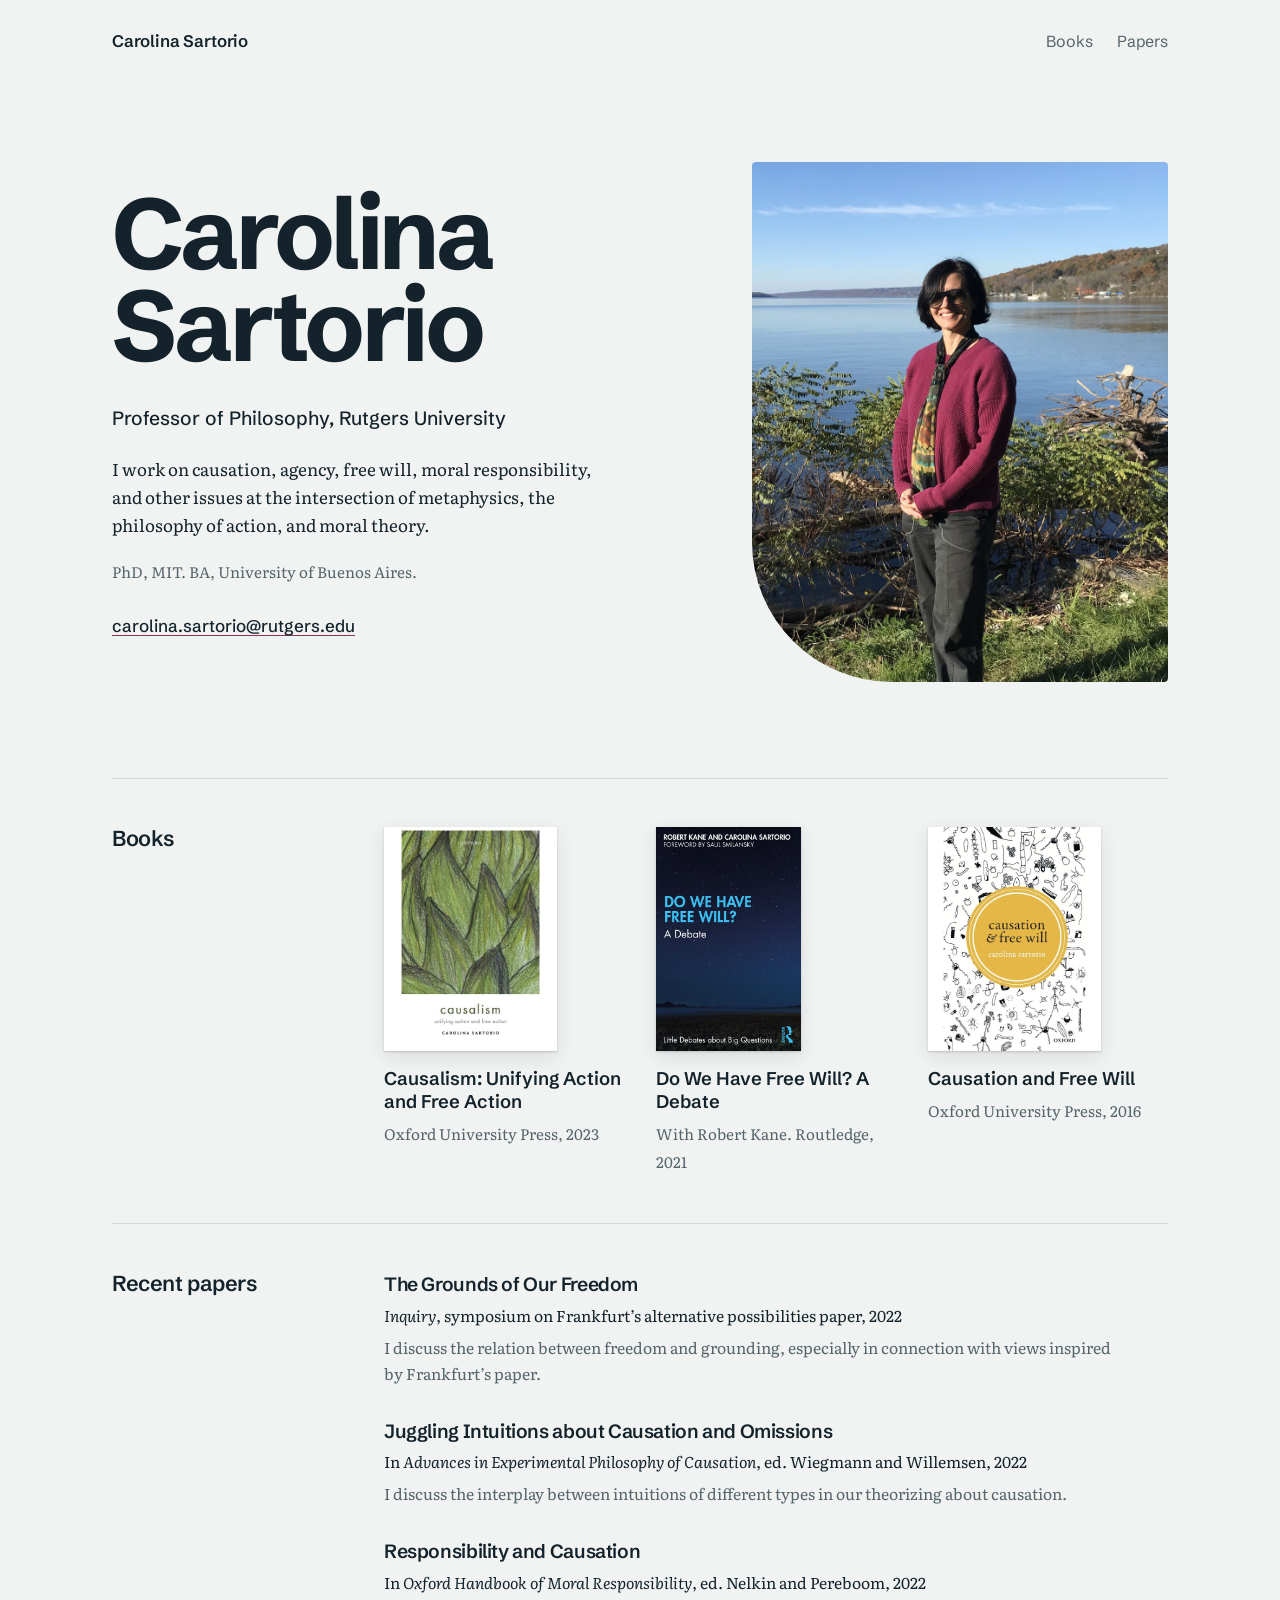
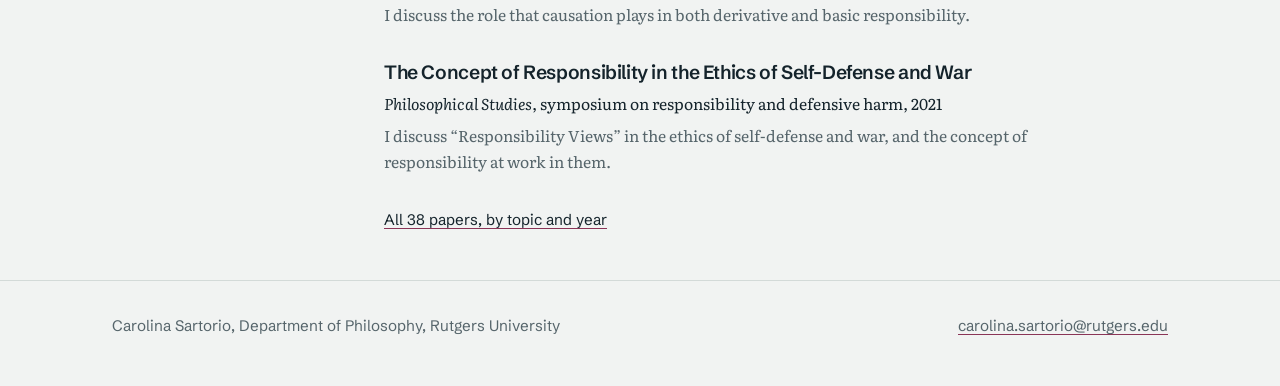
<file: index.html>
<!doctype html>
<html lang="en">
<head>
<meta charset="utf-8">
<meta name="viewport" content="width=device-width, initial-scale=1">
<title>Carolina Sartorio</title>
<meta name="description" content="Carolina Sartorio, Professor of Philosophy at Rutgers University. Causation, agency, free will, and moral responsibility.">
<meta property="og:title" content="Carolina Sartorio">
<meta property="og:description" content="Carolina Sartorio, Professor of Philosophy at Rutgers University. Causation, agency, free will, and moral responsibility.">
<meta name="color-scheme" content="light dark">
<link rel="icon" href="favicon.svg" type="image/svg+xml">
<link rel="preconnect" href="https://fonts.googleapis.com">
<link rel="preconnect" href="https://fonts.gstatic.com" crossorigin>
<link href="https://fonts.googleapis.com/css2?family=Literata:ital,opsz,wght@0,7..72,400;0,7..72,500;1,7..72,400&family=Schibsted+Grotesk:wght@400;500;600;700&display=swap" rel="stylesheet">
<link rel="stylesheet" href="style.css">
</head>
<body>
<a class="skip" href="#main">Skip to content</a>
<header class="site-header">
  <div class="wrap">
    <a class="site-name" href="index.html" aria-current="page">Carolina Sartorio</a>
    <nav class="site-nav" aria-label="Main"><a href="books.html">Books</a><a href="papers.html">Papers</a></nav>
  </div>
</header>
<main id="main" class="wrap">

<section class="hero">
  <div>
    <h1>Carolina<br>Sartorio</h1>
    <p class="role">Professor of Philosophy, Rutgers University</p>
    <p class="bio">I work on causation, agency, free will, moral responsibility, and other issues at the intersection of metaphysics, the philosophy of action, and moral theory.</p>
    <p class="degrees">PhD, MIT. BA, University of Buenos Aires.</p>
    <p class="email"><a href="mailto:carolina.sartorio@rutgers.edu">carolina.sartorio@rutgers.edu</a></p>
  </div>
  <figure class="portrait"><img src="img/carolina.jpg" alt="Carolina Sartorio by a lake in autumn" width="960" height="1200"></figure>
</section>

<section class="section" aria-labelledby="books-h">
  <h2 id="books-h"><a href="books.html">Books</a></h2>
  <div>
    <ul class="shelf"><li><a href="books.html#causalism"><img class="cover" src="img/causalism.jpg" alt="" width="480" height="621" loading="lazy"><span class="t">Causalism: Unifying Action and Free Action</span><span class="m">Oxford University Press, 2023</span></a></li><li><a href="books.html#debate"><img class="cover" src="img/do-we-have-free-will.jpg" alt="" width="480" height="741" loading="lazy"><span class="t">Do We Have Free Will? A Debate</span><span class="m">With Robert Kane. Routledge, 2021</span></a></li><li><a href="books.html#causation-free-will"><img class="cover" src="img/causation-and-free-will.jpg" alt="" width="480" height="621" loading="lazy"><span class="t">Causation and Free Will</span><span class="m">Oxford University Press, 2016</span></a></li></ul>
  </div>
</section>

<section class="section" aria-labelledby="papers-h">
  <h2 id="papers-h"><a href="papers.html">Recent papers</a></h2>
  <div>
    <ul class="papers">
      <li class="paper" data-topics="free will" data-search="the grounds of our freedom inquiry, symposium on frankfurt’s alternative possibilities paper i discuss the relation between freedom and grounding, especially in connection with views inspired by frankfurt’s paper. free will">
        <h3><a href="https://sites.rutgers.edu/carolina-sartorio/wp-content/uploads/sites/924/2022/11/Grounds-Freedom.pdf">The Grounds of Our Freedom</a></h3>
        <p class="venue"><i>Inquiry</i>, symposium on Frankfurt’s alternative possibilities paper, 2022</p>
        <p class="note">I discuss the relation between freedom and grounding, especially in connection with views inspired by Frankfurt’s paper.</p>
        
      </li>
      <li class="paper" data-topics="causation|omissions" data-search="juggling intuitions about causation and omissions in advances in experimental philosophy of causation, ed. wiegmann and willemsen i discuss the interplay between intuitions of different types in our theorizing about causation. causation omissions">
        <h3><a href="https://sites.rutgers.edu/carolina-sartorio/wp-content/uploads/sites/924/2022/11/Juggling-Intuitions.pdf">Juggling Intuitions about Causation and Omissions</a></h3>
        <p class="venue">In <i>Advances in Experimental Philosophy of Causation</i>, ed. Wiegmann and Willemsen, 2022</p>
        <p class="note">I discuss the interplay between intuitions of different types in our theorizing about causation.</p>
        
      </li>
      <li class="paper" data-topics="responsibility|causation" data-search="responsibility and causation in oxford handbook of moral responsibility, ed. nelkin and pereboom i discuss the role that causation plays in both derivative and basic responsibility. responsibility causation">
        <h3><a href="https://sites.rutgers.edu/carolina-sartorio/wp-content/uploads/sites/924/2022/11/Responsibility-Causation.pdf">Responsibility and Causation</a></h3>
        <p class="venue">In <i>Oxford Handbook of Moral Responsibility</i>, ed. Nelkin and Pereboom, 2022</p>
        <p class="note">I discuss the role that causation plays in both derivative and basic responsibility.</p>
        
      </li>
      <li class="paper" data-topics="responsibility|ethics" data-search="the concept of responsibility in the ethics of self-defense and war philosophical studies, symposium on responsibility and defensive harm i discuss “responsibility views” in the ethics of self-defense and war, and the concept of responsibility at work in them. responsibility ethics">
        <h3><a href="https://sites.rutgers.edu/carolina-sartorio/wp-content/uploads/sites/924/2022/11/Concept-Responsibility.pdf">The Concept of Responsibility in the Ethics of Self-Defense and War</a></h3>
        <p class="venue"><i>Philosophical Studies</i>, symposium on responsibility and defensive harm, 2021</p>
        <p class="note">I discuss “Responsibility Views” in the ethics of self-defense and war, and the concept of responsibility at work in them.</p>
        
      </li>

    </ul>
    <p class="more"><a href="papers.html">All 38 papers, by topic and year</a></p>
  </div>
</section>

</main>
<footer class="site-footer">
  <div class="wrap">
    <span>Carolina Sartorio, Department of Philosophy, Rutgers University</span>
    <a href="mailto:carolina.sartorio@rutgers.edu">carolina.sartorio@rutgers.edu</a>
  </div>
</footer>

</body>
</html>
</file>
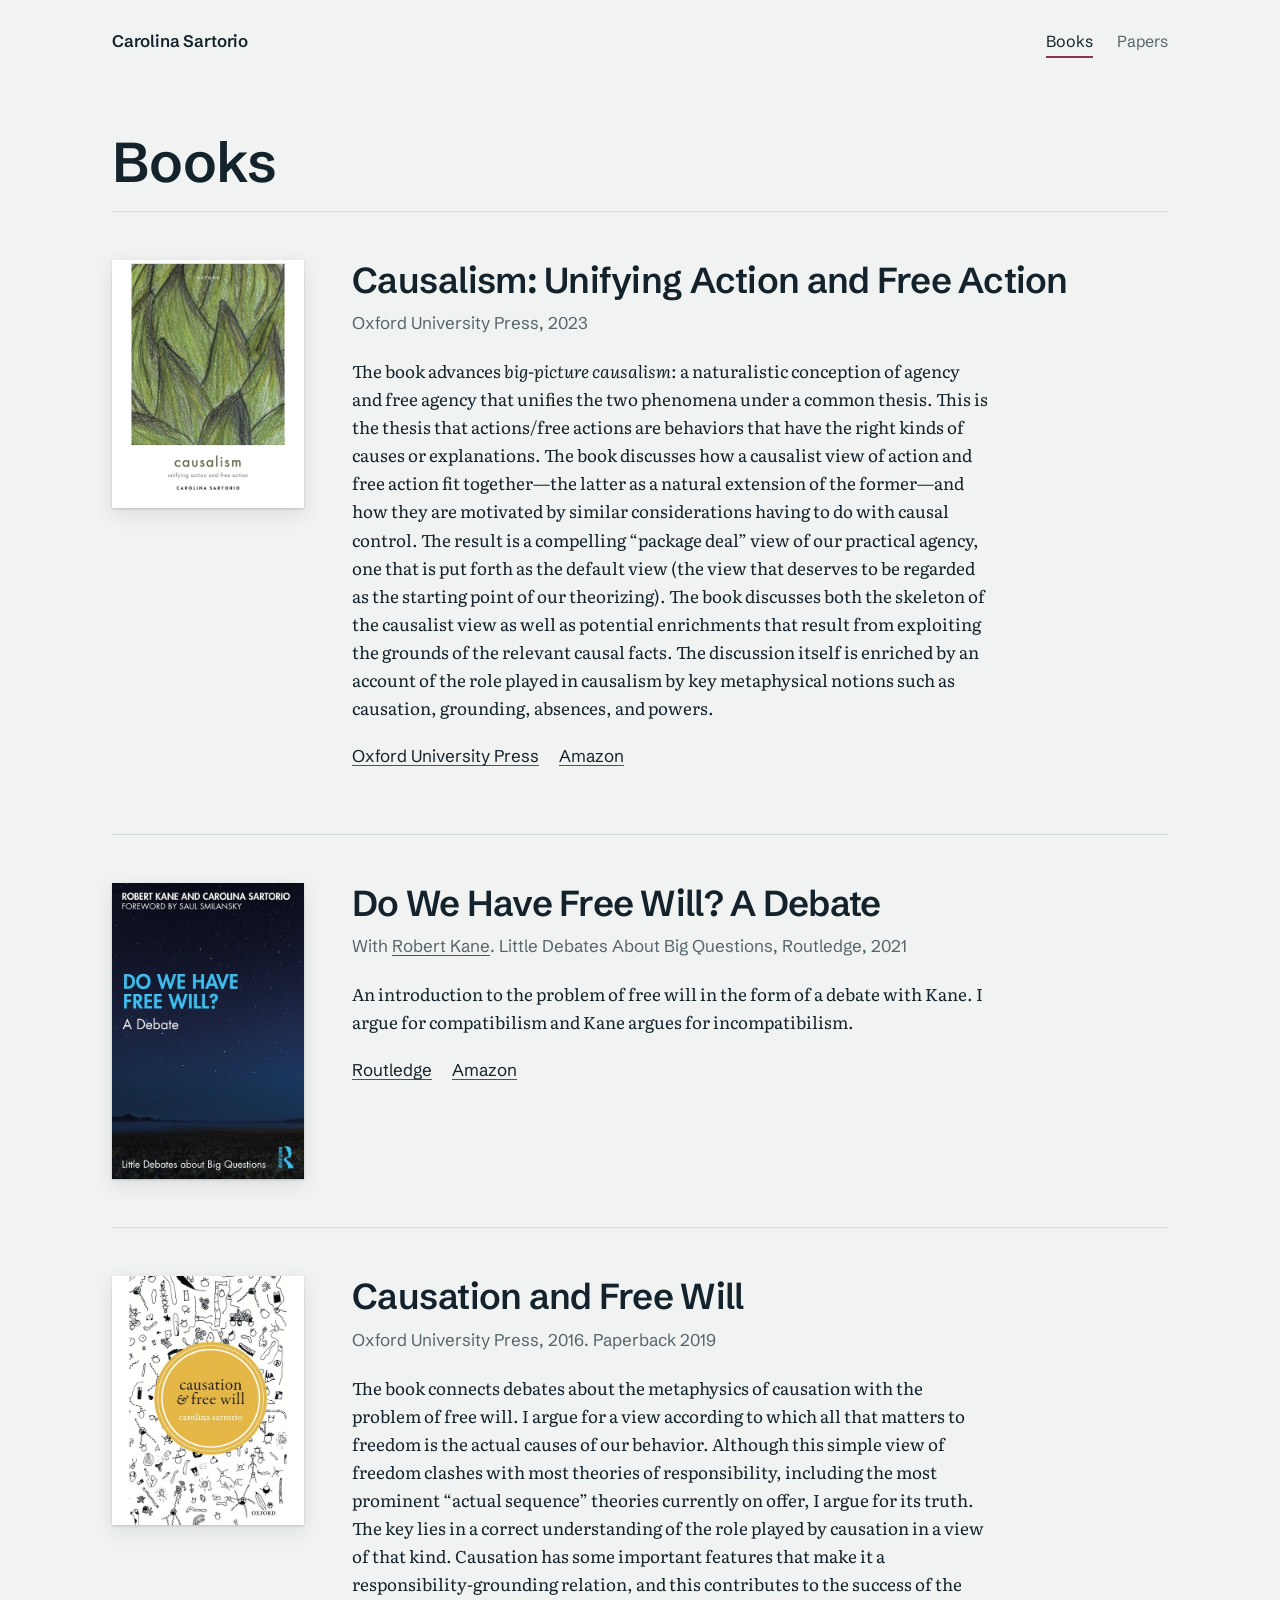
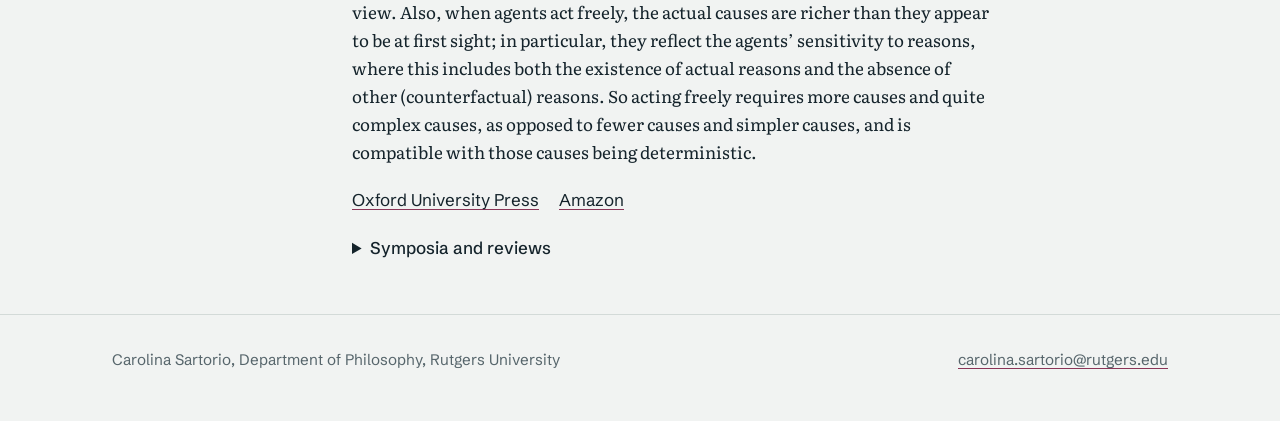
<file: books.html>
<!doctype html>
<html lang="en">
<head>
<meta charset="utf-8">
<meta name="viewport" content="width=device-width, initial-scale=1">
<title>Books — Carolina Sartorio</title>
<meta name="description" content="Carolina Sartorio, Professor of Philosophy at Rutgers University. Causation, agency, free will, and moral responsibility.">
<meta property="og:title" content="Books — Carolina Sartorio">
<meta property="og:description" content="Carolina Sartorio, Professor of Philosophy at Rutgers University. Causation, agency, free will, and moral responsibility.">
<meta name="color-scheme" content="light dark">
<link rel="icon" href="favicon.svg" type="image/svg+xml">
<link rel="preconnect" href="https://fonts.googleapis.com">
<link rel="preconnect" href="https://fonts.gstatic.com" crossorigin>
<link href="https://fonts.googleapis.com/css2?family=Literata:ital,opsz,wght@0,7..72,400;0,7..72,500;1,7..72,400&family=Schibsted+Grotesk:wght@400;500;600;700&display=swap" rel="stylesheet">
<link rel="stylesheet" href="style.css">
</head>
<body>
<a class="skip" href="#main">Skip to content</a>
<header class="site-header">
  <div class="wrap">
    <a class="site-name" href="index.html">Carolina Sartorio</a>
    <nav class="site-nav" aria-label="Main"><a href="books.html" aria-current="page">Books</a><a href="papers.html">Papers</a></nav>
  </div>
</header>
<main id="main" class="wrap">
<h1 class="page-title">Books</h1>
<article class="book" id="causalism">
  <img class="cover" src="img/causalism.jpg" alt="Cover of Causalism: Unifying Action and Free Action" width="480" height="621" loading="lazy">
  <div>
    <h2>Causalism: Unifying Action and Free Action</h2>
    <p class="pub">Oxford University Press, 2023</p>
    <p class="desc">The book advances <i>big-picture causalism</i>: a naturalistic conception of agency and free agency that unifies the two phenomena under a common thesis. This is the thesis that actions/free actions are behaviors that have the right kinds of causes or explanations. The book discusses how a causalist view of action and free action fit together—the latter as a natural extension of the former—and how they are motivated by similar considerations having to do with causal control. The result is a compelling “package deal” view of our practical agency, one that is put forth as the default view (the view that deserves to be regarded as the starting point of our theorizing). The book discusses both the skeleton of the causalist view as well as potential enrichments that result from exploiting the grounds of the relevant causal facts. The discussion itself is enriched by an account of the role played in causalism by key metaphysical notions such as causation, grounding, absences, and powers.</p>
    <p class="links"><a href="https://global.oup.com/academic/product/causalism-9780192874726?cc=us&lang=en&">Oxford University Press</a><a href="https://www.amazon.com/Causalism-Unifying-Action-Free/dp/0192874721">Amazon</a></p>
    
  </div>
</article>
<article class="book" id="debate">
  <img class="cover" src="img/do-we-have-free-will.jpg" alt="Cover of Do We Have Free Will? A Debate" width="480" height="741" loading="lazy">
  <div>
    <h2>Do We Have Free Will? A Debate</h2>
    <p class="pub">With <a href="http://www.roberthilarykane.com/">Robert Kane</a>. Little Debates About Big Questions, Routledge, 2021</p>
    <p class="desc">An introduction to the problem of free will in the form of a debate with Kane. I argue for compatibilism and Kane argues for incompatibilism.</p>
    <p class="links"><a href="https://www.routledge.com/Do-We-Have-Free-Will-A-Debate/Kane-Sartorio/p/book/9780367258320">Routledge</a><a href="https://www.amazon.com/dp/0367258323">Amazon</a></p>
    
  </div>
</article>
<article class="book" id="causation-free-will">
  <img class="cover" src="img/causation-and-free-will.jpg" alt="Cover of Causation and Free Will" width="480" height="621" loading="lazy">
  <div>
    <h2>Causation and Free Will</h2>
    <p class="pub">Oxford University Press, 2016. Paperback 2019</p>
    <p class="desc">The book connects debates about the metaphysics of causation with the problem of free will. I argue for a view according to which all that matters to freedom is the actual causes of our behavior. Although this simple view of freedom clashes with most theories of responsibility, including the most prominent “actual sequence” theories currently on offer, I argue for its truth. The key lies in a correct understanding of the role played by causation in a view of that kind. Causation has some important features that make it a responsibility-grounding relation, and this contributes to the success of the view. Also, when agents act freely, the actual causes are richer than they appear to be at first sight; in particular, they reflect the agents’ sensitivity to reasons, where this includes both the existence of actual reasons and the absence of other (counterfactual) reasons. So acting freely requires more causes and quite complex causes, as opposed to fewer causes and simpler causes, and is compatible with those causes being deterministic.</p>
    <p class="links"><a href="https://global.oup.com/academic/product/causation-and-free-will-9780198845690?cc=us&lang=en&">Oxford University Press</a><a href="https://www.amazon.com/Causation-Free-Will-Carolina-Sartorio/dp/0198845693">Amazon</a></p>
    <details>
  <summary>Symposia and reviews</summary>
  <h3>Symposia</h3>
  <ul>
    <li><a href="https://link.springer.com/journal/11098/volumes-and-issues/175-6"><i>Philosophical Studies</i></a> (2018), with Randolph Clarke, Alfred Mele, and Derk Pereboom</li>
    <li><i>Teorema</i> (2018), with Peter Graham, Carlos Moya, and Ann Whittle</li>
  </ul>
  <h3>Reviews</h3>
  <ul>
    <li><a href="https://ndpr.nd.edu/news/causation-and-free-will/"><i>Notre Dame Philosophical Reviews</i></a>, Christopher Franklin (2016)</li>
    <li><a href="https://www.pdcnet.org/jphil/content/jphil_2016_0113_0008_0417_0422"><i>Journal of Philosophy</i></a>, Neal Tognazzini (2016)</li>
    <li><a href="https://www.journals.uchicago.edu/doi/10.1086/690082"><i>Ethics</i></a>, Stephen Kearns (2017)</li>
    <li><a href="https://www.tandfonline.com/doi/full/10.1080/00048402.2017.1281981"><i>Australasian Journal of Philosophy</i></a>, Helen Beebee (2018)</li>
    <li><a href="https://academic.oup.com/mind/article-abstract/127/505/299/4430800"><i>Mind</i></a>, Horacio Spector (2018)</li>
    <li><a href="https://academic.oup.com/analysis/article-abstract/78/2/371/4958693"><i>Analysis</i></a>, Peter Graham, Andrew Law, and Jonah Nagashima (2018)</li>
    <li><a href="https://brill.com/abstract/journals/jmp/15/4/article-p475_475.xml"><i>Journal of Moral Philosophy</i></a>, Taylor Cyr (2018)</li>
    <li><a href="https://read.dukeupress.edu/the-philosophical-review/article-abstract/127/4/550/136105/Causation-and-Free-Will"><i>Philosophical Review</i></a>, Sara Bernstein (2018)</li>
    <li><a href="https://link.springer.com/article/10.1007/s11572-018-9481-x"><i>Criminal Law and Philosophy</i></a>, Alex Kaiserman and Daniel Kodsi (2019)</li>
  </ul>
</details>
  </div>
</article>

</main>
<footer class="site-footer">
  <div class="wrap">
    <span>Carolina Sartorio, Department of Philosophy, Rutgers University</span>
    <a href="mailto:carolina.sartorio@rutgers.edu">carolina.sartorio@rutgers.edu</a>
  </div>
</footer>

</body>
</html>
</file>
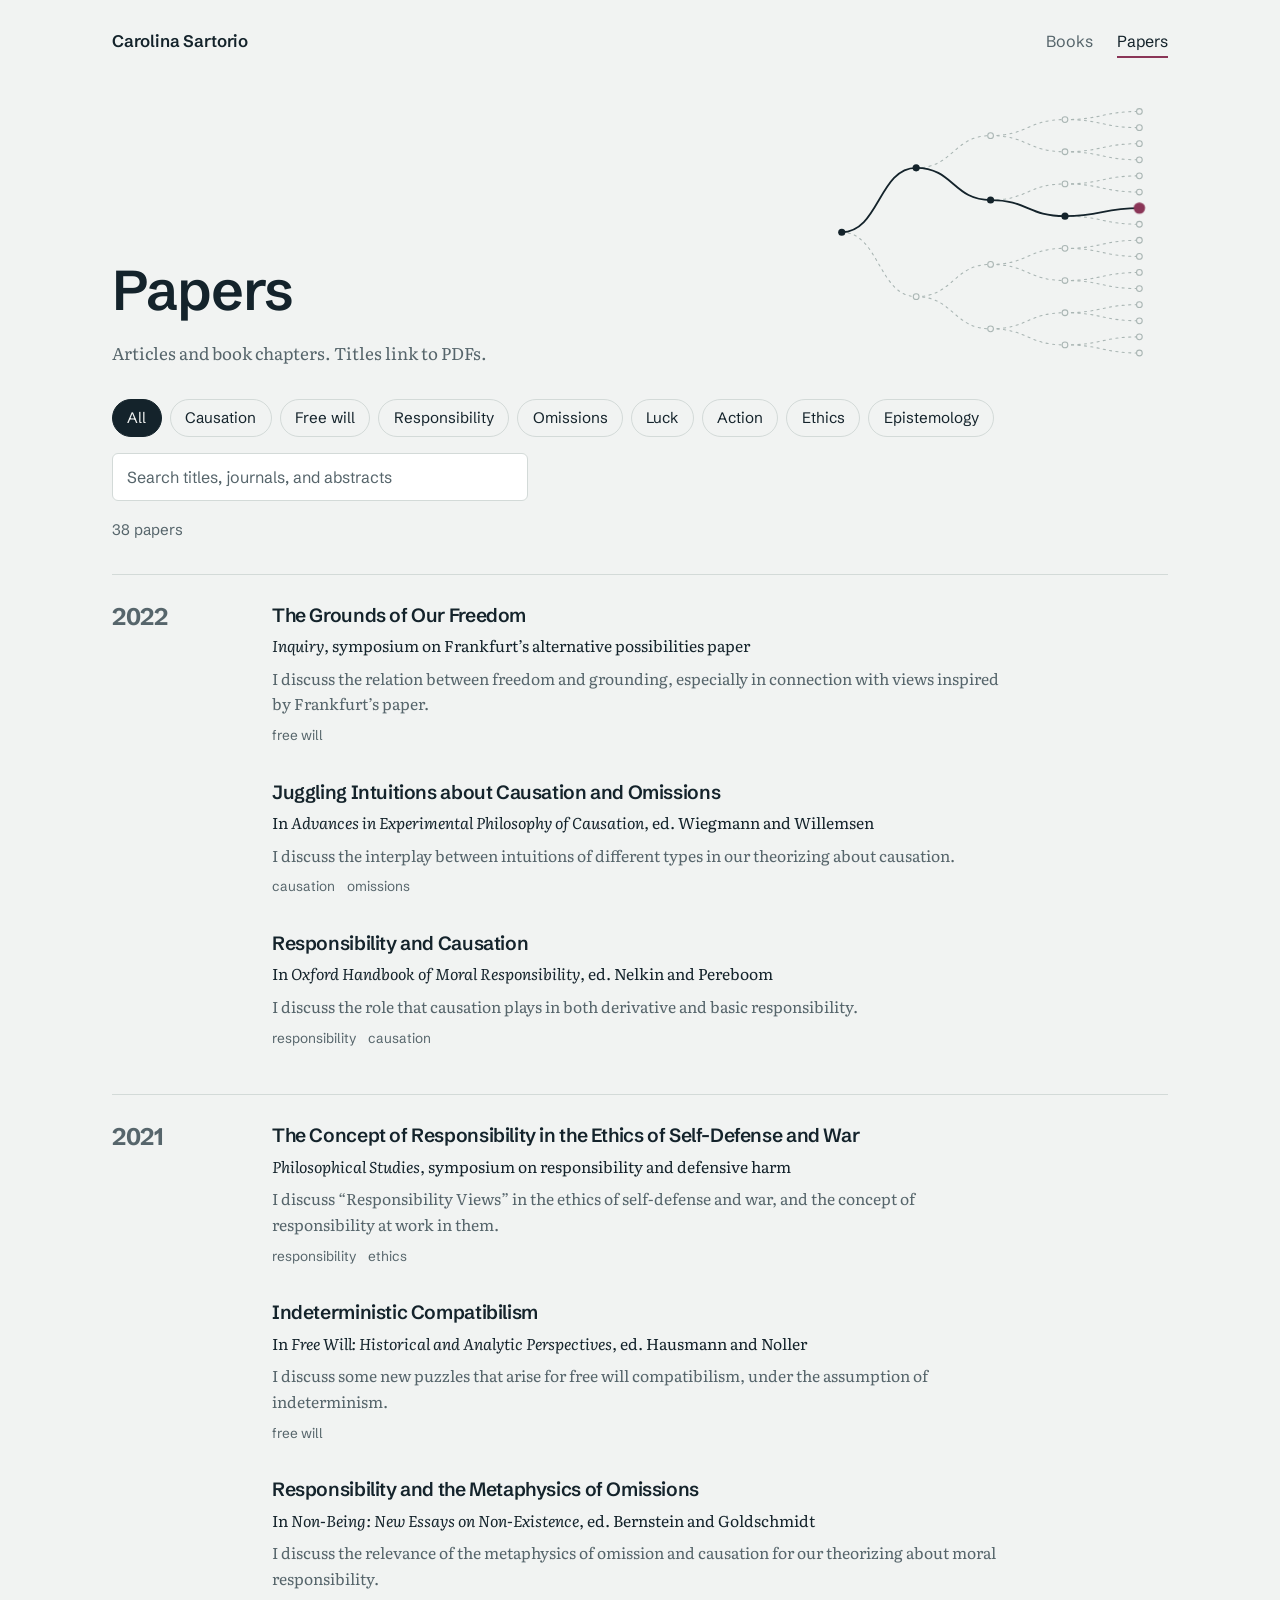
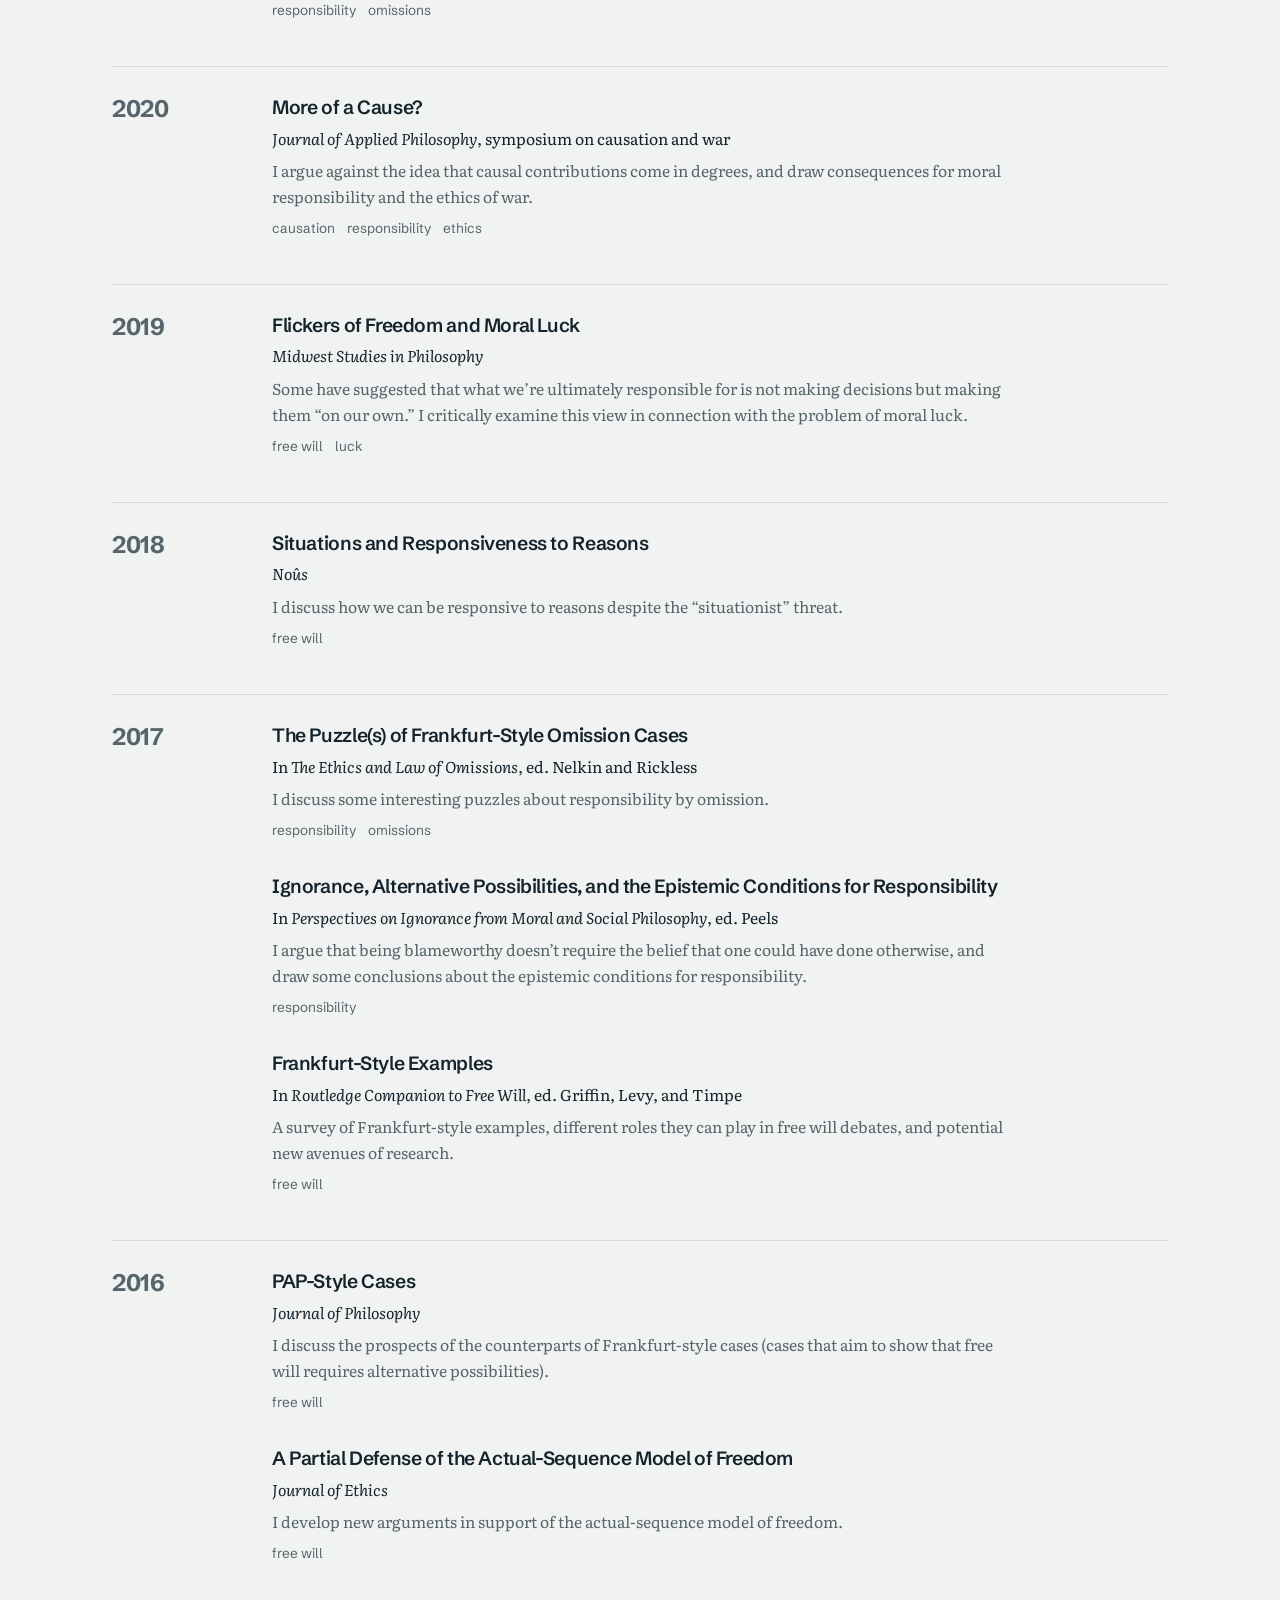
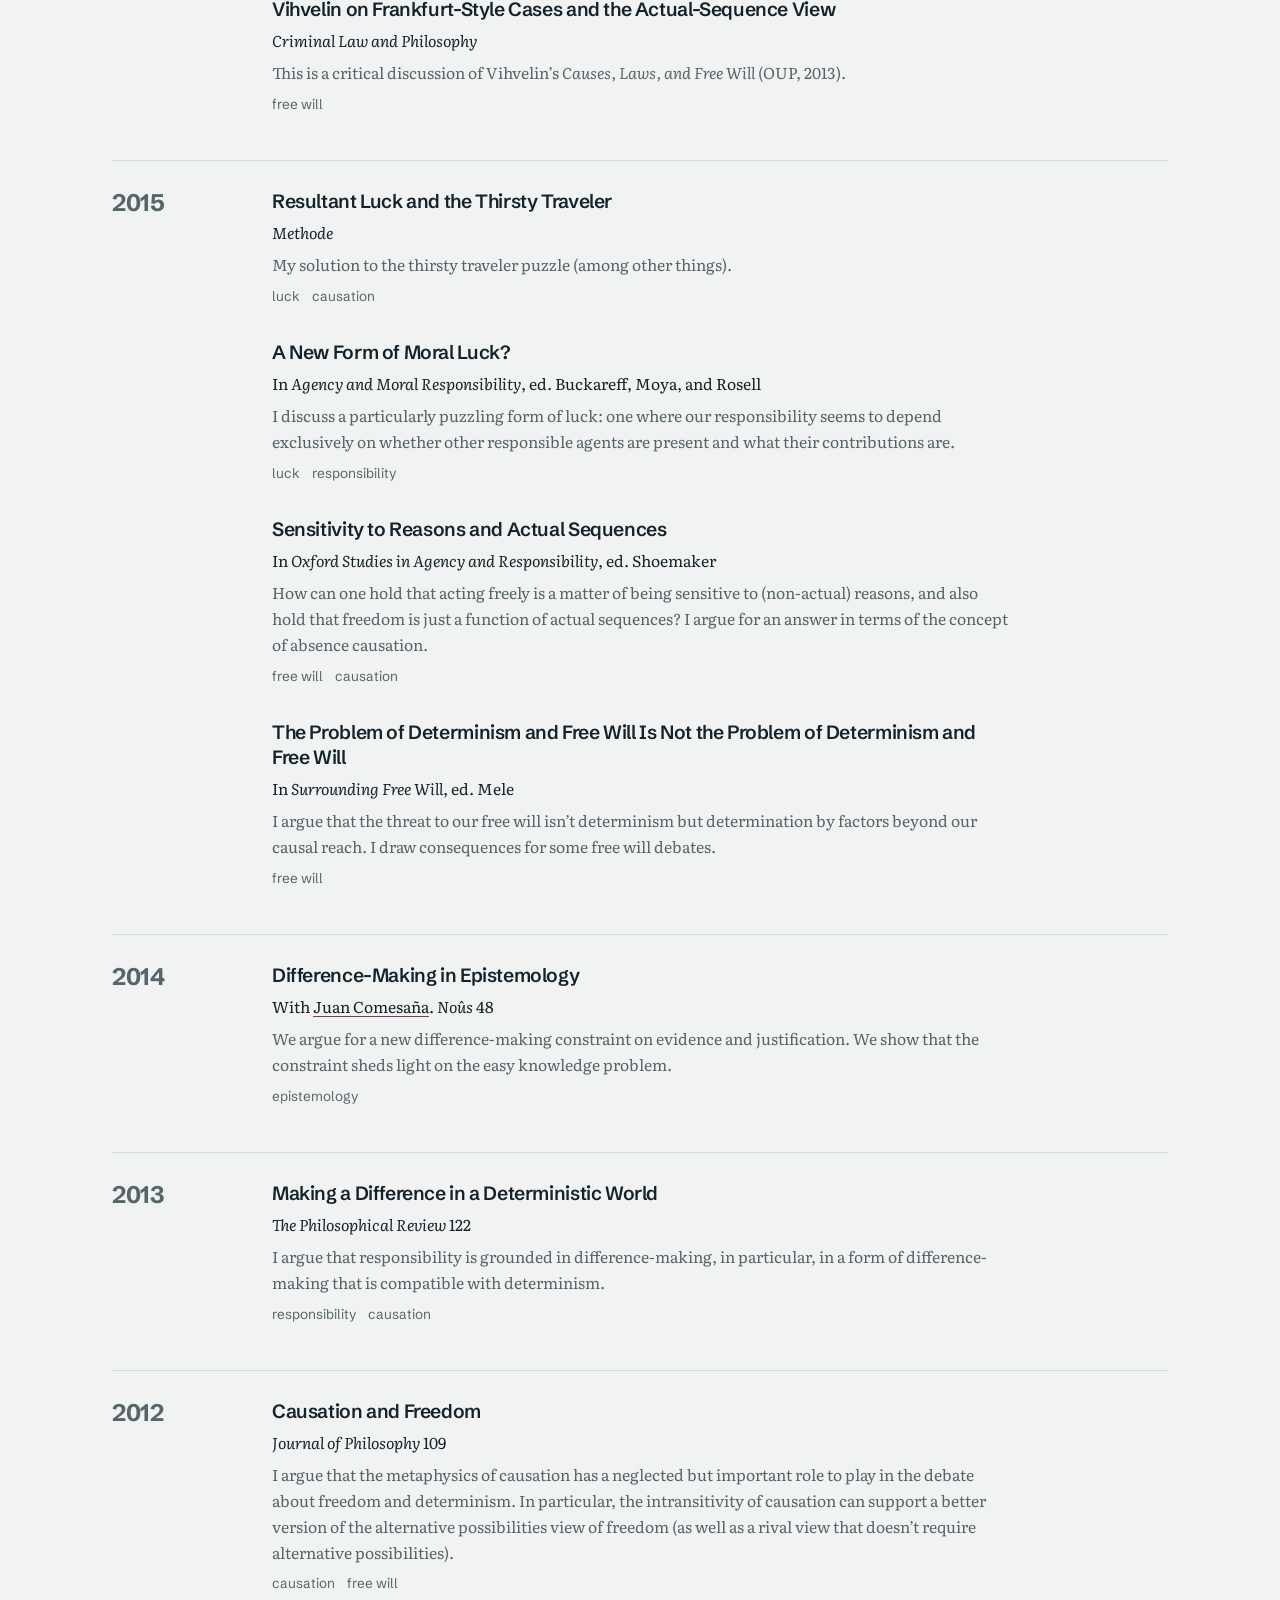
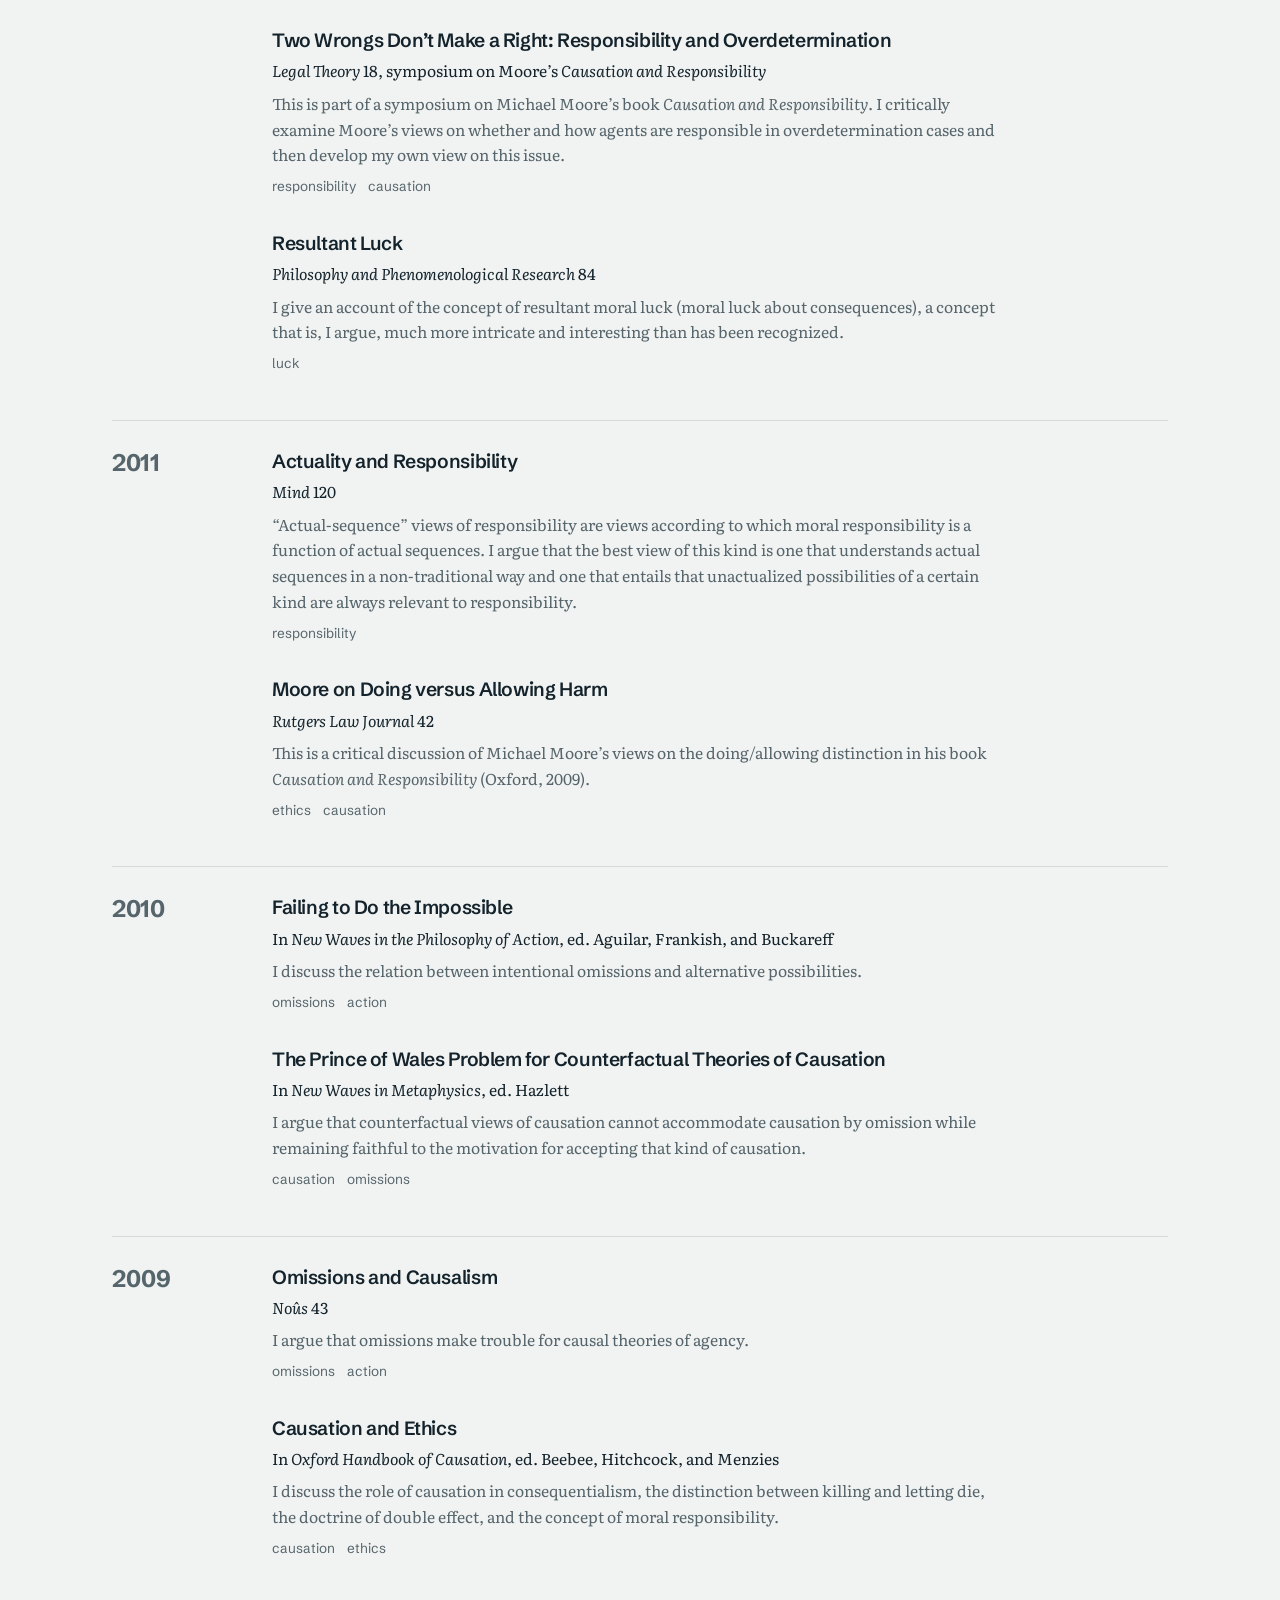
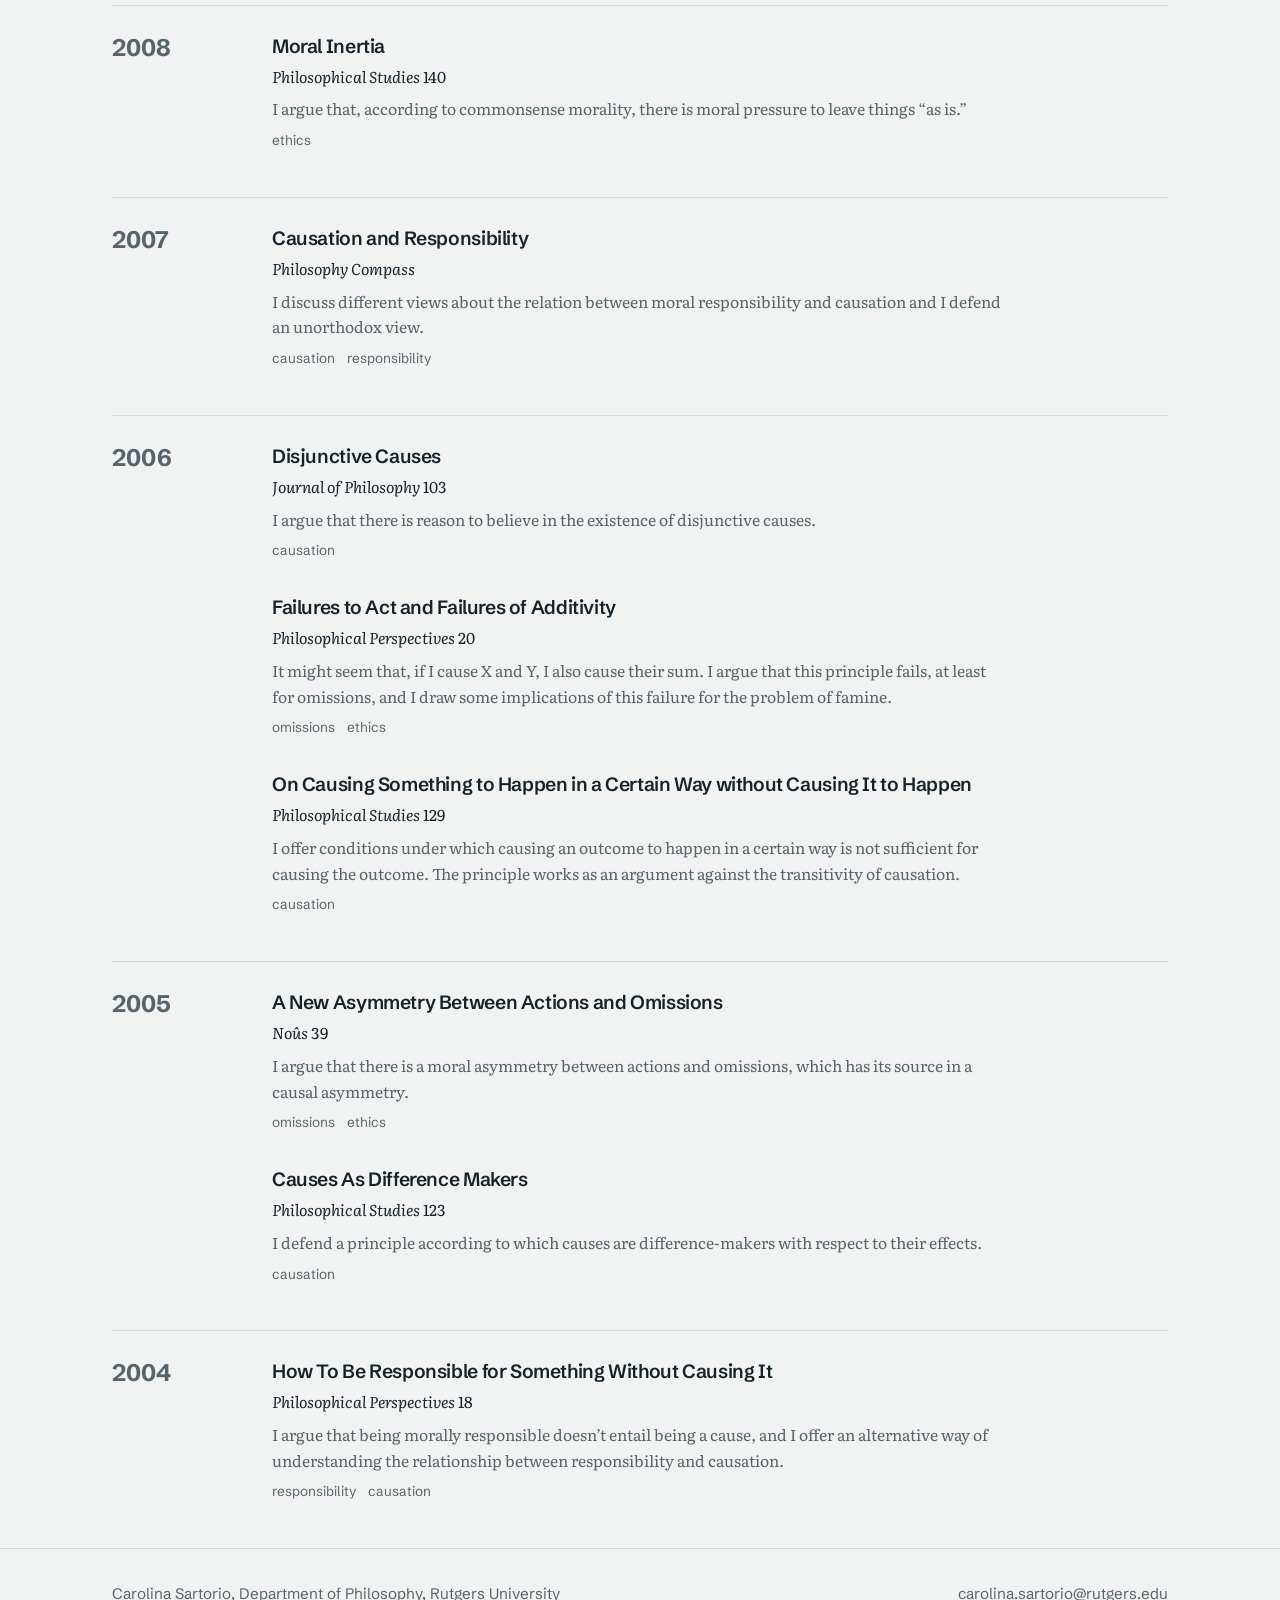
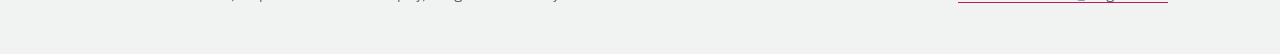
<file: papers.html>
<!doctype html>
<html lang="en">
<head>
<meta charset="utf-8">
<meta name="viewport" content="width=device-width, initial-scale=1">
<title>Papers — Carolina Sartorio</title>
<meta name="description" content="Carolina Sartorio, Professor of Philosophy at Rutgers University. Causation, agency, free will, and moral responsibility.">
<meta property="og:title" content="Papers — Carolina Sartorio">
<meta property="og:description" content="Carolina Sartorio, Professor of Philosophy at Rutgers University. Causation, agency, free will, and moral responsibility.">
<meta name="color-scheme" content="light dark">
<link rel="icon" href="favicon.svg" type="image/svg+xml">
<link rel="preconnect" href="https://fonts.googleapis.com">
<link rel="preconnect" href="https://fonts.gstatic.com" crossorigin>
<link href="https://fonts.googleapis.com/css2?family=Literata:ital,opsz,wght@0,7..72,400;0,7..72,500;1,7..72,400&family=Schibsted+Grotesk:wght@400;500;600;700&display=swap" rel="stylesheet">
<link rel="stylesheet" href="style.css">
</head>
<body>
<a class="skip" href="#main">Skip to content</a>
<header class="site-header">
  <div class="wrap">
    <a class="site-name" href="index.html">Carolina Sartorio</a>
    <nav class="site-nav" aria-label="Main"><a href="books.html">Books</a><a href="papers.html" aria-current="page">Papers</a></nav>
  </div>
</header>
<main id="main" class="wrap">

<div class="page-head">
  <div>
    <h1 class="page-title">Papers</h1>
    <p class="lede">Articles and book chapters. Titles link to PDFs.</p>
  </div>
  <svg class="paths" viewBox="0 0 492 420" role="img" aria-labelledby="paths-title">
  <title id="paths-title">A branching tree of possible courses of events, with the one actual sequence drawn solid through it.</title>
  <path class="alt" d="M36 210.0 C88.0 210.0 88.0 300.0 140 300.0"/><path class="alt" d="M140 120.0 C192.0 120.0 192.0 75.0 244 75.0"/><path class="alt" d="M140 300.0 C192.0 300.0 192.0 255.0 244 255.0"/><path class="alt" d="M140 300.0 C192.0 300.0 192.0 345.0 244 345.0"/><path class="alt" d="M244 75.0 C296.0 75.0 296.0 52.5 348 52.5"/><path class="alt" d="M244 75.0 C296.0 75.0 296.0 97.5 348 97.5"/><path class="alt" d="M244 165.0 C296.0 165.0 296.0 142.5 348 142.5"/><path class="alt" d="M244 255.0 C296.0 255.0 296.0 232.5 348 232.5"/><path class="alt" d="M244 255.0 C296.0 255.0 296.0 277.5 348 277.5"/><path class="alt" d="M244 345.0 C296.0 345.0 296.0 322.5 348 322.5"/><path class="alt" d="M244 345.0 C296.0 345.0 296.0 367.5 348 367.5"/><path class="alt" d="M348 52.5 C400.0 52.5 400.0 41.2 452 41.2"/><path class="alt" d="M348 52.5 C400.0 52.5 400.0 63.8 452 63.8"/><path class="alt" d="M348 97.5 C400.0 97.5 400.0 86.2 452 86.2"/><path class="alt" d="M348 97.5 C400.0 97.5 400.0 108.8 452 108.8"/><path class="alt" d="M348 142.5 C400.0 142.5 400.0 131.2 452 131.2"/><path class="alt" d="M348 142.5 C400.0 142.5 400.0 153.8 452 153.8"/><path class="alt" d="M348 187.5 C400.0 187.5 400.0 198.8 452 198.8"/><path class="alt" d="M348 232.5 C400.0 232.5 400.0 221.2 452 221.2"/><path class="alt" d="M348 232.5 C400.0 232.5 400.0 243.8 452 243.8"/><path class="alt" d="M348 277.5 C400.0 277.5 400.0 266.2 452 266.2"/><path class="alt" d="M348 277.5 C400.0 277.5 400.0 288.8 452 288.8"/><path class="alt" d="M348 322.5 C400.0 322.5 400.0 311.2 452 311.2"/><path class="alt" d="M348 322.5 C400.0 322.5 400.0 333.8 452 333.8"/><path class="alt" d="M348 367.5 C400.0 367.5 400.0 356.2 452 356.2"/><path class="alt" d="M348 367.5 C400.0 367.5 400.0 378.8 452 378.8"/>
  <circle class="alt-node" cx="140" cy="300.0" r="4"/><circle class="alt-node" cx="244" cy="75.0" r="4"/><circle class="alt-node" cx="244" cy="255.0" r="4"/><circle class="alt-node" cx="244" cy="345.0" r="4"/><circle class="alt-node" cx="348" cy="52.5" r="4"/><circle class="alt-node" cx="348" cy="97.5" r="4"/><circle class="alt-node" cx="348" cy="142.5" r="4"/><circle class="alt-node" cx="348" cy="232.5" r="4"/><circle class="alt-node" cx="348" cy="277.5" r="4"/><circle class="alt-node" cx="348" cy="322.5" r="4"/><circle class="alt-node" cx="348" cy="367.5" r="4"/><circle class="alt-node" cx="452" cy="41.2" r="4"/><circle class="alt-node" cx="452" cy="63.8" r="4"/><circle class="alt-node" cx="452" cy="86.2" r="4"/><circle class="alt-node" cx="452" cy="108.8" r="4"/><circle class="alt-node" cx="452" cy="131.2" r="4"/><circle class="alt-node" cx="452" cy="153.8" r="4"/><circle class="alt-node" cx="452" cy="198.8" r="4"/><circle class="alt-node" cx="452" cy="221.2" r="4"/><circle class="alt-node" cx="452" cy="243.8" r="4"/><circle class="alt-node" cx="452" cy="266.2" r="4"/><circle class="alt-node" cx="452" cy="288.8" r="4"/><circle class="alt-node" cx="452" cy="311.2" r="4"/><circle class="alt-node" cx="452" cy="333.8" r="4"/><circle class="alt-node" cx="452" cy="356.2" r="4"/><circle class="alt-node" cx="452" cy="378.8" r="4"/>
  <path class="act act-draw" pathLength="1" d="M36 210.0 C88.0 210.0 88.0 120.0 140 120.0 C192.0 120.0 192.0 165.0 244 165.0 C296.0 165.0 296.0 187.5 348 187.5 C400.0 187.5 400.0 176.2 452 176.2"/>
  <circle class="act-node" cx="36" cy="210.0" r="5"/><circle class="act-node" cx="140" cy="120.0" r="5"/><circle class="act-node" cx="244" cy="165.0" r="5"/><circle class="act-node" cx="348" cy="187.5" r="5"/>
  <circle class="end-node" cx="452" cy="176.2" r="8"/>
</svg>
</div>
<div class="filters" role="group" aria-label="Filter by topic"><button type="button" class="chip" aria-pressed="true" data-topic="">All</button><button type="button" class="chip" aria-pressed="false" data-topic="causation">Causation</button><button type="button" class="chip" aria-pressed="false" data-topic="free will">Free will</button><button type="button" class="chip" aria-pressed="false" data-topic="responsibility">Responsibility</button><button type="button" class="chip" aria-pressed="false" data-topic="omissions">Omissions</button><button type="button" class="chip" aria-pressed="false" data-topic="luck">Luck</button><button type="button" class="chip" aria-pressed="false" data-topic="action">Action</button><button type="button" class="chip" aria-pressed="false" data-topic="ethics">Ethics</button><button type="button" class="chip" aria-pressed="false" data-topic="epistemology">Epistemology</button></div>
<label for="q" class="skip">Search papers</label>
<input id="q" class="search" type="search" placeholder="Search titles, journals, and abstracts" autocomplete="off">
<p class="count" id="count" aria-live="polite">38 papers</p>
<section class="year-group" data-year="2022">
  <h2 class="year">2022</h2>
  <ul class="papers">
      <li class="paper" data-topics="free will" data-search="the grounds of our freedom inquiry, symposium on frankfurt’s alternative possibilities paper i discuss the relation between freedom and grounding, especially in connection with views inspired by frankfurt’s paper. free will">
        <h3><a href="https://sites.rutgers.edu/carolina-sartorio/wp-content/uploads/sites/924/2022/11/Grounds-Freedom.pdf">The Grounds of Our Freedom</a></h3>
        <p class="venue"><i>Inquiry</i>, symposium on Frankfurt’s alternative possibilities paper</p>
        <p class="note">I discuss the relation between freedom and grounding, especially in connection with views inspired by Frankfurt’s paper.</p>
        <p class="tags"><span>free will</span></p>
      </li>
      <li class="paper" data-topics="causation|omissions" data-search="juggling intuitions about causation and omissions in advances in experimental philosophy of causation, ed. wiegmann and willemsen i discuss the interplay between intuitions of different types in our theorizing about causation. causation omissions">
        <h3><a href="https://sites.rutgers.edu/carolina-sartorio/wp-content/uploads/sites/924/2022/11/Juggling-Intuitions.pdf">Juggling Intuitions about Causation and Omissions</a></h3>
        <p class="venue">In <i>Advances in Experimental Philosophy of Causation</i>, ed. Wiegmann and Willemsen</p>
        <p class="note">I discuss the interplay between intuitions of different types in our theorizing about causation.</p>
        <p class="tags"><span>causation</span><span>omissions</span></p>
      </li>
      <li class="paper" data-topics="responsibility|causation" data-search="responsibility and causation in oxford handbook of moral responsibility, ed. nelkin and pereboom i discuss the role that causation plays in both derivative and basic responsibility. responsibility causation">
        <h3><a href="https://sites.rutgers.edu/carolina-sartorio/wp-content/uploads/sites/924/2022/11/Responsibility-Causation.pdf">Responsibility and Causation</a></h3>
        <p class="venue">In <i>Oxford Handbook of Moral Responsibility</i>, ed. Nelkin and Pereboom</p>
        <p class="note">I discuss the role that causation plays in both derivative and basic responsibility.</p>
        <p class="tags"><span>responsibility</span><span>causation</span></p>
      </li>
  </ul>
</section>
<section class="year-group" data-year="2021">
  <h2 class="year">2021</h2>
  <ul class="papers">
      <li class="paper" data-topics="responsibility|ethics" data-search="the concept of responsibility in the ethics of self-defense and war philosophical studies, symposium on responsibility and defensive harm i discuss “responsibility views” in the ethics of self-defense and war, and the concept of responsibility at work in them. responsibility ethics">
        <h3><a href="https://sites.rutgers.edu/carolina-sartorio/wp-content/uploads/sites/924/2022/11/Concept-Responsibility.pdf">The Concept of Responsibility in the Ethics of Self-Defense and War</a></h3>
        <p class="venue"><i>Philosophical Studies</i>, symposium on responsibility and defensive harm</p>
        <p class="note">I discuss “Responsibility Views” in the ethics of self-defense and war, and the concept of responsibility at work in them.</p>
        <p class="tags"><span>responsibility</span><span>ethics</span></p>
      </li>
      <li class="paper" data-topics="free will" data-search="indeterministic compatibilism in free will: historical and analytic perspectives, ed. hausmann and noller i discuss some new puzzles that arise for free will compatibilism, under the assumption of indeterminism. free will">
        <h3><a href="https://sites.rutgers.edu/carolina-sartorio/wp-content/uploads/sites/924/2022/11/Indeterministic-Compatibilism.pdf">Indeterministic Compatibilism</a></h3>
        <p class="venue">In <i>Free Will: Historical and Analytic Perspectives</i>, ed. Hausmann and Noller</p>
        <p class="note">I discuss some new puzzles that arise for free will compatibilism, under the assumption of indeterminism.</p>
        <p class="tags"><span>free will</span></p>
      </li>
      <li class="paper" data-topics="responsibility|omissions" data-search="responsibility and the metaphysics of omissions in non-being: new essays on non-existence, ed. bernstein and goldschmidt i discuss the relevance of the metaphysics of omission and causation for our theorizing about moral responsibility. responsibility omissions">
        <h3><a href="https://sites.rutgers.edu/carolina-sartorio/wp-content/uploads/sites/924/2022/11/Responsibility-Omissions.pdf">Responsibility and the Metaphysics of Omissions</a></h3>
        <p class="venue">In <i>Non-Being: New Essays on Non-Existence</i>, ed. Bernstein and Goldschmidt</p>
        <p class="note">I discuss the relevance of the metaphysics of omission and causation for our theorizing about moral responsibility.</p>
        <p class="tags"><span>responsibility</span><span>omissions</span></p>
      </li>
  </ul>
</section>
<section class="year-group" data-year="2020">
  <h2 class="year">2020</h2>
  <ul class="papers">
      <li class="paper" data-topics="causation|responsibility|ethics" data-search="more of a cause? journal of applied philosophy, symposium on causation and war i argue against the idea that causal contributions come in degrees, and draw consequences for moral responsibility and the ethics of war. causation responsibility ethics">
        <h3><a href="https://sites.rutgers.edu/carolina-sartorio/wp-content/uploads/sites/924/2022/11/More-Cause.pdf">More of a Cause?</a></h3>
        <p class="venue"><i>Journal of Applied Philosophy</i>, symposium on causation and war</p>
        <p class="note">I argue against the idea that causal contributions come in degrees, and draw consequences for moral responsibility and the ethics of war.</p>
        <p class="tags"><span>causation</span><span>responsibility</span><span>ethics</span></p>
      </li>
  </ul>
</section>
<section class="year-group" data-year="2019">
  <h2 class="year">2019</h2>
  <ul class="papers">
      <li class="paper" data-topics="free will|luck" data-search="flickers of freedom and moral luck midwest studies in philosophy some have suggested that what we’re ultimately responsible for is not making decisions but making them “on our own.” i critically examine this view in connection with the problem of moral luck. free will luck">
        <h3><a href="https://sites.rutgers.edu/carolina-sartorio/wp-content/uploads/sites/924/2022/11/Flickers-Freedom.pdf">Flickers of Freedom and Moral Luck</a></h3>
        <p class="venue"><i>Midwest Studies in Philosophy</i></p>
        <p class="note">Some have suggested that what we’re ultimately responsible for is not making decisions but making them “on our own.” I critically examine this view in connection with the problem of moral luck.</p>
        <p class="tags"><span>free will</span><span>luck</span></p>
      </li>
  </ul>
</section>
<section class="year-group" data-year="2018">
  <h2 class="year">2018</h2>
  <ul class="papers">
      <li class="paper" data-topics="free will" data-search="situations and responsiveness to reasons noûs i discuss how we can be responsive to reasons despite the “situationist” threat. free will">
        <h3><a href="https://sites.rutgers.edu/carolina-sartorio/wp-content/uploads/sites/924/2022/11/Situationism.pdf">Situations and Responsiveness to Reasons</a></h3>
        <p class="venue"><i>Noûs</i></p>
        <p class="note">I discuss how we can be responsive to reasons despite the “situationist” threat.</p>
        <p class="tags"><span>free will</span></p>
      </li>
  </ul>
</section>
<section class="year-group" data-year="2017">
  <h2 class="year">2017</h2>
  <ul class="papers">
      <li class="paper" data-topics="responsibility|omissions" data-search="the puzzle(s) of frankfurt-style omission cases in the ethics and law of omissions, ed. nelkin and rickless i discuss some interesting puzzles about responsibility by omission. responsibility omissions">
        <h3><a href="https://sites.rutgers.edu/carolina-sartorio/wp-content/uploads/sites/924/2022/11/Puzzles-Omissions.pdf">The Puzzle(s) of Frankfurt-Style Omission Cases</a></h3>
        <p class="venue">In <i>The Ethics and Law of Omissions</i>, ed. Nelkin and Rickless</p>
        <p class="note">I discuss some interesting puzzles about responsibility by omission.</p>
        <p class="tags"><span>responsibility</span><span>omissions</span></p>
      </li>
      <li class="paper" data-topics="responsibility" data-search="ignorance, alternative possibilities, and the epistemic conditions for responsibility in perspectives on ignorance from moral and social philosophy, ed. peels i argue that being blameworthy doesn’t require the belief that one could have done otherwise, and draw some conclusions about the epistemic conditions for responsibility. responsibility">
        <h3><a href="https://sites.rutgers.edu/carolina-sartorio/wp-content/uploads/sites/924/2022/11/Ignorance.pdf">Ignorance, Alternative Possibilities, and the Epistemic Conditions for Responsibility</a></h3>
        <p class="venue">In <i>Perspectives on Ignorance from Moral and Social Philosophy</i>, ed. Peels</p>
        <p class="note">I argue that being blameworthy doesn’t require the belief that one could have done otherwise, and draw some conclusions about the epistemic conditions for responsibility.</p>
        <p class="tags"><span>responsibility</span></p>
      </li>
      <li class="paper" data-topics="free will" data-search="frankfurt-style examples in routledge companion to free will, ed. griffin, levy, and timpe a survey of frankfurt-style examples, different roles they can play in free will debates, and potential new avenues of research. free will">
        <h3><a href="https://sites.rutgers.edu/carolina-sartorio/wp-content/uploads/sites/924/2022/11/Frankfurt.pdf">Frankfurt-Style Examples</a></h3>
        <p class="venue">In <i>Routledge Companion to Free Will</i>, ed. Griffin, Levy, and Timpe</p>
        <p class="note">A survey of Frankfurt-style examples, different roles they can play in free will debates, and potential new avenues of research.</p>
        <p class="tags"><span>free will</span></p>
      </li>
  </ul>
</section>
<section class="year-group" data-year="2016">
  <h2 class="year">2016</h2>
  <ul class="papers">
      <li class="paper" data-topics="free will" data-search="pap-style cases journal of philosophy i discuss the prospects of the counterparts of frankfurt-style cases (cases that aim to show that free will requires alternative possibilities). free will">
        <h3><a href="https://sites.rutgers.edu/carolina-sartorio/wp-content/uploads/sites/924/2022/11/PAP.pdf">PAP-Style Cases</a></h3>
        <p class="venue"><i>Journal of Philosophy</i></p>
        <p class="note">I discuss the prospects of the counterparts of Frankfurt-style cases (cases that aim to show that free will requires alternative possibilities).</p>
        <p class="tags"><span>free will</span></p>
      </li>
      <li class="paper" data-topics="free will" data-search="a partial defense of the actual-sequence model of freedom journal of ethics i develop new arguments in support of the actual-sequence model of freedom. free will">
        <h3><a href="https://sites.rutgers.edu/carolina-sartorio/wp-content/uploads/sites/924/2022/11/Partial-Defense.pdf">A Partial Defense of the Actual-Sequence Model of Freedom</a></h3>
        <p class="venue"><i>Journal of Ethics</i></p>
        <p class="note">I develop new arguments in support of the actual-sequence model of freedom.</p>
        <p class="tags"><span>free will</span></p>
      </li>
      <li class="paper" data-topics="free will" data-search="vihvelin on frankfurt-style cases and the actual-sequence view criminal law and philosophy this is a critical discussion of vihvelin’s causes, laws, and free will (oup, 2013). free will">
        <h3><a href="https://sites.rutgers.edu/carolina-sartorio/wp-content/uploads/sites/924/2022/11/Vivhelin.pdf">Vihvelin on Frankfurt-Style Cases and the Actual-Sequence View</a></h3>
        <p class="venue"><i>Criminal Law and Philosophy</i></p>
        <p class="note">This is a critical discussion of Vihvelin’s <i>Causes, Laws, and Free Will</i> (OUP, 2013).</p>
        <p class="tags"><span>free will</span></p>
      </li>
  </ul>
</section>
<section class="year-group" data-year="2015">
  <h2 class="year">2015</h2>
  <ul class="papers">
      <li class="paper" data-topics="luck|causation" data-search="resultant luck and the thirsty traveler methode my solution to the thirsty traveler puzzle (among other things). luck causation">
        <h3><a href="https://sites.rutgers.edu/carolina-sartorio/wp-content/uploads/sites/924/2022/11/Thirsty-Traveler.pdf">Resultant Luck and the Thirsty Traveler</a></h3>
        <p class="venue"><i>Methode</i></p>
        <p class="note">My solution to the thirsty traveler puzzle (among other things).</p>
        <p class="tags"><span>luck</span><span>causation</span></p>
      </li>
      <li class="paper" data-topics="luck|responsibility" data-search="a new form of moral luck? in agency and moral responsibility, ed. buckareff, moya, and rosell i discuss a particularly puzzling form of luck: one where our responsibility seems to depend exclusively on whether other responsible agents are present and what their contributions are. luck responsibility">
        <h3><a href="https://sites.rutgers.edu/carolina-sartorio/wp-content/uploads/sites/924/2022/11/Moral-Luck.pdf">A New Form of Moral Luck?</a></h3>
        <p class="venue">In <i>Agency and Moral Responsibility</i>, ed. Buckareff, Moya, and Rosell</p>
        <p class="note">I discuss a particularly puzzling form of luck: one where our responsibility seems to depend exclusively on whether other responsible agents are present and what their contributions are.</p>
        <p class="tags"><span>luck</span><span>responsibility</span></p>
      </li>
      <li class="paper" data-topics="free will|causation" data-search="sensitivity to reasons and actual sequences in oxford studies in agency and responsibility, ed. shoemaker how can one hold that acting freely is a matter of being sensitive to (non-actual) reasons, and also hold that freedom is just a function of actual sequences? i argue for an answer in terms of the concept of absence causation. free will causation">
        <h3><a href="https://sites.rutgers.edu/carolina-sartorio/wp-content/uploads/sites/924/2022/11/Sensitivity.pdf">Sensitivity to Reasons and Actual Sequences</a></h3>
        <p class="venue">In <i>Oxford Studies in Agency and Responsibility</i>, ed. Shoemaker</p>
        <p class="note">How can one hold that acting freely is a matter of being sensitive to (non-actual) reasons, and also hold that freedom is just a function of actual sequences? I argue for an answer in terms of the concept of absence causation.</p>
        <p class="tags"><span>free will</span><span>causation</span></p>
      </li>
      <li class="paper" data-topics="free will" data-search="the problem of determinism and free will is not the problem of determinism and free will in surrounding free will, ed. mele i argue that the threat to our free will isn’t determinism but determination by factors beyond our causal reach. i draw consequences for some free will debates. free will">
        <h3><a href="https://sites.rutgers.edu/carolina-sartorio/wp-content/uploads/sites/924/2022/11/Determinism.pdf">The Problem of Determinism and Free Will Is Not the Problem of Determinism and Free Will</a></h3>
        <p class="venue">In <i>Surrounding Free Will</i>, ed. Mele</p>
        <p class="note">I argue that the threat to our free will isn’t determinism but determination by factors beyond our causal reach. I draw consequences for some free will debates.</p>
        <p class="tags"><span>free will</span></p>
      </li>
  </ul>
</section>
<section class="year-group" data-year="2014">
  <h2 class="year">2014</h2>
  <ul class="papers">
      <li class="paper" data-topics="epistemology" data-search="difference-making in epistemology with juan comesaña. noûs 48 we argue for a new difference-making constraint on evidence and justification. we show that the constraint sheds light on the easy knowledge problem. epistemology">
        <h3><a href="https://sites.rutgers.edu/carolina-sartorio/wp-content/uploads/sites/924/2022/11/DM-2.pdf">Difference-Making in Epistemology</a></h3>
        <p class="venue">With <a href="https://juancomesana.org">Juan Comesaña</a>. <i>Noûs</i> 48</p>
        <p class="note">We argue for a new difference-making constraint on evidence and justification. We show that the constraint sheds light on the easy knowledge problem.</p>
        <p class="tags"><span>epistemology</span></p>
      </li>
  </ul>
</section>
<section class="year-group" data-year="2013">
  <h2 class="year">2013</h2>
  <ul class="papers">
      <li class="paper" data-topics="responsibility|causation" data-search="making a difference in a deterministic world the philosophical review 122 i argue that responsibility is grounded in difference-making, in particular, in a form of difference-making that is compatible with determinism. responsibility causation">
        <h3><a href="https://sites.rutgers.edu/carolina-sartorio/wp-content/uploads/sites/924/2022/11/Making-Difference.pdf">Making a Difference in a Deterministic World</a></h3>
        <p class="venue"><i>The Philosophical Review</i> 122</p>
        <p class="note">I argue that responsibility is grounded in difference-making, in particular, in a form of difference-making that is compatible with determinism.</p>
        <p class="tags"><span>responsibility</span><span>causation</span></p>
      </li>
  </ul>
</section>
<section class="year-group" data-year="2012">
  <h2 class="year">2012</h2>
  <ul class="papers">
      <li class="paper" data-topics="causation|free will" data-search="causation and freedom journal of philosophy 109 i argue that the metaphysics of causation has a neglected but important role to play in the debate about freedom and determinism. in particular, the intransitivity of causation can support a better version of the alternative possibilities view of freedom (as well as a rival view that doesn’t require alternative possibilities). causation free will">
        <h3><a href="https://sites.rutgers.edu/carolina-sartorio/wp-content/uploads/sites/924/2022/11/Causation-Freedom.pdf">Causation and Freedom</a></h3>
        <p class="venue"><i>Journal of Philosophy</i> 109</p>
        <p class="note">I argue that the metaphysics of causation has a neglected but important role to play in the debate about freedom and determinism. In particular, the intransitivity of causation can support a better version of the alternative possibilities view of freedom (as well as a rival view that doesn’t require alternative possibilities).</p>
        <p class="tags"><span>causation</span><span>free will</span></p>
      </li>
      <li class="paper" data-topics="responsibility|causation" data-search="two wrongs don’t make a right: responsibility and overdetermination legal theory 18, symposium on moore’s causation and responsibility this is part of a symposium on michael moore’s book causation and responsibility. i critically examine moore’s views on whether and how agents are responsible in overdetermination cases and then develop my own view on this issue. responsibility causation">
        <h3><a href="https://sites.rutgers.edu/carolina-sartorio/wp-content/uploads/sites/924/2022/11/Two-Wrongs.pdf">Two Wrongs Don’t Make a Right: Responsibility and Overdetermination</a></h3>
        <p class="venue"><i>Legal Theory</i> 18, symposium on Moore’s <i>Causation and Responsibility</i></p>
        <p class="note">This is part of a symposium on Michael Moore’s book <i>Causation and Responsibility</i>. I critically examine Moore’s views on whether and how agents are responsible in overdetermination cases and then develop my own view on this issue.</p>
        <p class="tags"><span>responsibility</span><span>causation</span></p>
      </li>
      <li class="paper" data-topics="luck" data-search="resultant luck philosophy and phenomenological research 84 i give an account of the concept of resultant moral luck (moral luck about consequences), a concept that is, i argue, much more intricate and interesting than has been recognized. luck">
        <h3><a href="https://sites.rutgers.edu/carolina-sartorio/wp-content/uploads/sites/924/2022/11/Resultant-Luck.pdf">Resultant Luck</a></h3>
        <p class="venue"><i>Philosophy and Phenomenological Research</i> 84</p>
        <p class="note">I give an account of the concept of resultant moral luck (moral luck about consequences), a concept that is, I argue, much more intricate and interesting than has been recognized.</p>
        <p class="tags"><span>luck</span></p>
      </li>
  </ul>
</section>
<section class="year-group" data-year="2011">
  <h2 class="year">2011</h2>
  <ul class="papers">
      <li class="paper" data-topics="responsibility" data-search="actuality and responsibility mind 120 “actual-sequence” views of responsibility are views according to which moral responsibility is a function of actual sequences. i argue that the best view of this kind is one that understands actual sequences in a non-traditional way and one that entails that unactualized possibilities of a certain kind are always relevant to responsibility. responsibility">
        <h3><a href="https://sites.rutgers.edu/carolina-sartorio/wp-content/uploads/sites/924/2022/11/Actuality-Responsibility.pdf">Actuality and Responsibility</a></h3>
        <p class="venue"><i>Mind</i> 120</p>
        <p class="note">“Actual-sequence” views of responsibility are views according to which moral responsibility is a function of actual sequences. I argue that the best view of this kind is one that understands actual sequences in a non-traditional way and one that entails that unactualized possibilities of a certain kind are always relevant to responsibility.</p>
        <p class="tags"><span>responsibility</span></p>
      </li>
      <li class="paper" data-topics="ethics|causation" data-search="moore on doing versus allowing harm rutgers law journal 42 this is a critical discussion of michael moore’s views on the doing/allowing distinction in his book causation and responsibility (oxford, 2009). ethics causation">
        <h3><a href="https://sites.rutgers.edu/carolina-sartorio/wp-content/uploads/sites/924/2022/11/Moore.pdf">Moore on Doing versus Allowing Harm</a></h3>
        <p class="venue"><i>Rutgers Law Journal</i> 42</p>
        <p class="note">This is a critical discussion of Michael Moore’s views on the doing/allowing distinction in his book <i>Causation and Responsibility</i> (Oxford, 2009).</p>
        <p class="tags"><span>ethics</span><span>causation</span></p>
      </li>
  </ul>
</section>
<section class="year-group" data-year="2010">
  <h2 class="year">2010</h2>
  <ul class="papers">
      <li class="paper" data-topics="omissions|action" data-search="failing to do the impossible in new waves in the philosophy of action, ed. aguilar, frankish, and buckareff i discuss the relation between intentional omissions and alternative possibilities. omissions action">
        <h3><a href="https://sites.rutgers.edu/carolina-sartorio/wp-content/uploads/sites/924/2022/11/Failing.pdf">Failing to Do the Impossible</a></h3>
        <p class="venue">In <i>New Waves in the Philosophy of Action</i>, ed. Aguilar, Frankish, and Buckareff</p>
        <p class="note">I discuss the relation between intentional omissions and alternative possibilities.</p>
        <p class="tags"><span>omissions</span><span>action</span></p>
      </li>
      <li class="paper" data-topics="causation|omissions" data-search="the prince of wales problem for counterfactual theories of causation in new waves in metaphysics, ed. hazlett i argue that counterfactual views of causation cannot accommodate causation by omission while remaining faithful to the motivation for accepting that kind of causation. causation omissions">
        <h3><a href="https://sites.rutgers.edu/carolina-sartorio/wp-content/uploads/sites/924/2022/11/Prince-Wales.pdf">The Prince of Wales Problem for Counterfactual Theories of Causation</a></h3>
        <p class="venue">In <i>New Waves in Metaphysics</i>, ed. Hazlett</p>
        <p class="note">I argue that counterfactual views of causation cannot accommodate causation by omission while remaining faithful to the motivation for accepting that kind of causation.</p>
        <p class="tags"><span>causation</span><span>omissions</span></p>
      </li>
  </ul>
</section>
<section class="year-group" data-year="2009">
  <h2 class="year">2009</h2>
  <ul class="papers">
      <li class="paper" data-topics="omissions|action" data-search="omissions and causalism noûs 43 i argue that omissions make trouble for causal theories of agency. omissions action">
        <h3><a href="https://sites.rutgers.edu/carolina-sartorio/wp-content/uploads/sites/924/2022/11/Omissions-Causalism.pdf">Omissions and Causalism</a></h3>
        <p class="venue"><i>Noûs</i> 43</p>
        <p class="note">I argue that omissions make trouble for causal theories of agency.</p>
        <p class="tags"><span>omissions</span><span>action</span></p>
      </li>
      <li class="paper" data-topics="causation|ethics" data-search="causation and ethics in oxford handbook of causation, ed. beebee, hitchcock, and menzies i discuss the role of causation in consequentialism, the distinction between killing and letting die, the doctrine of double effect, and the concept of moral responsibility. causation ethics">
        <h3><a href="https://sites.rutgers.edu/carolina-sartorio/wp-content/uploads/sites/924/2022/11/Causation-Ethics.pdf">Causation and Ethics</a></h3>
        <p class="venue">In <i>Oxford Handbook of Causation</i>, ed. Beebee, Hitchcock, and Menzies</p>
        <p class="note">I discuss the role of causation in consequentialism, the distinction between killing and letting die, the doctrine of double effect, and the concept of moral responsibility.</p>
        <p class="tags"><span>causation</span><span>ethics</span></p>
      </li>
  </ul>
</section>
<section class="year-group" data-year="2008">
  <h2 class="year">2008</h2>
  <ul class="papers">
      <li class="paper" data-topics="ethics" data-search="moral inertia philosophical studies 140 i argue that, according to commonsense morality, there is moral pressure to leave things “as is.” ethics">
        <h3><a href="https://sites.rutgers.edu/carolina-sartorio/wp-content/uploads/sites/924/2022/11/Inertia.pdf">Moral Inertia</a></h3>
        <p class="venue"><i>Philosophical Studies</i> 140</p>
        <p class="note">I argue that, according to commonsense morality, there is moral pressure to leave things “as is.”</p>
        <p class="tags"><span>ethics</span></p>
      </li>
  </ul>
</section>
<section class="year-group" data-year="2007">
  <h2 class="year">2007</h2>
  <ul class="papers">
      <li class="paper" data-topics="causation|responsibility" data-search="causation and responsibility philosophy compass i discuss different views about the relation between moral responsibility and causation and i defend an unorthodox view. causation responsibility">
        <h3><a href="https://sites.rutgers.edu/carolina-sartorio/wp-content/uploads/sites/924/2022/11/Causation-Responsibility.pdf">Causation and Responsibility</a></h3>
        <p class="venue"><i>Philosophy Compass</i></p>
        <p class="note">I discuss different views about the relation between moral responsibility and causation and I defend an unorthodox view.</p>
        <p class="tags"><span>causation</span><span>responsibility</span></p>
      </li>
  </ul>
</section>
<section class="year-group" data-year="2006">
  <h2 class="year">2006</h2>
  <ul class="papers">
      <li class="paper" data-topics="causation" data-search="disjunctive causes journal of philosophy 103 i argue that there is reason to believe in the existence of disjunctive causes. causation">
        <h3><a href="https://sites.rutgers.edu/carolina-sartorio/wp-content/uploads/sites/924/2022/11/Disjunctive.pdf">Disjunctive Causes</a></h3>
        <p class="venue"><i>Journal of Philosophy</i> 103</p>
        <p class="note">I argue that there is reason to believe in the existence of disjunctive causes.</p>
        <p class="tags"><span>causation</span></p>
      </li>
      <li class="paper" data-topics="omissions|ethics" data-search="failures to act and failures of additivity philosophical perspectives 20 it might seem that, if i cause x and y, i also cause their sum. i argue that this principle fails, at least for omissions, and i draw some implications of this failure for the problem of famine. omissions ethics">
        <h3><a href="https://sites.rutgers.edu/carolina-sartorio/wp-content/uploads/sites/924/2022/11/Additivity.pdf">Failures to Act and Failures of Additivity</a></h3>
        <p class="venue"><i>Philosophical Perspectives</i> 20</p>
        <p class="note">It might seem that, if I cause X and Y, I also cause their sum. I argue that this principle fails, at least for omissions, and I draw some implications of this failure for the problem of famine.</p>
        <p class="tags"><span>omissions</span><span>ethics</span></p>
      </li>
      <li class="paper" data-topics="causation" data-search="on causing something to happen in a certain way without causing it to happen philosophical studies 129 i offer conditions under which causing an outcome to happen in a certain way is not sufficient for causing the outcome. the principle works as an argument against the transitivity of causation. causation">
        <h3><a href="https://sites.rutgers.edu/carolina-sartorio/wp-content/uploads/sites/924/2022/11/Causing.pdf">On Causing Something to Happen in a Certain Way without Causing It to Happen</a></h3>
        <p class="venue"><i>Philosophical Studies</i> 129</p>
        <p class="note">I offer conditions under which causing an outcome to happen in a certain way is not sufficient for causing the outcome. The principle works as an argument against the transitivity of causation.</p>
        <p class="tags"><span>causation</span></p>
      </li>
  </ul>
</section>
<section class="year-group" data-year="2005">
  <h2 class="year">2005</h2>
  <ul class="papers">
      <li class="paper" data-topics="omissions|ethics" data-search="a new asymmetry between actions and omissions noûs 39 i argue that there is a moral asymmetry between actions and omissions, which has its source in a causal asymmetry. omissions ethics">
        <h3><a href="https://sites.rutgers.edu/carolina-sartorio/wp-content/uploads/sites/924/2022/11/Asymmetry.pdf">A New Asymmetry Between Actions and Omissions</a></h3>
        <p class="venue"><i>Noûs</i> 39</p>
        <p class="note">I argue that there is a moral asymmetry between actions and omissions, which has its source in a causal asymmetry.</p>
        <p class="tags"><span>omissions</span><span>ethics</span></p>
      </li>
      <li class="paper" data-topics="causation" data-search="causes as difference makers philosophical studies 123 i defend a principle according to which causes are difference-makers with respect to their effects. causation">
        <h3><a href="https://sites.rutgers.edu/carolina-sartorio/wp-content/uploads/sites/924/2022/11/CDM.pdf">Causes As Difference Makers</a></h3>
        <p class="venue"><i>Philosophical Studies</i> 123</p>
        <p class="note">I defend a principle according to which causes are difference-makers with respect to their effects.</p>
        <p class="tags"><span>causation</span></p>
      </li>
  </ul>
</section>
<section class="year-group" data-year="2004">
  <h2 class="year">2004</h2>
  <ul class="papers">
      <li class="paper" data-topics="responsibility|causation" data-search="how to be responsible for something without causing it philosophical perspectives 18 i argue that being morally responsible doesn’t entail being a cause, and i offer an alternative way of understanding the relationship between responsibility and causation. responsibility causation">
        <h3><a href="https://sites.rutgers.edu/carolina-sartorio/wp-content/uploads/sites/924/2022/11/Responsible.pdf">How To Be Responsible for Something Without Causing It</a></h3>
        <p class="venue"><i>Philosophical Perspectives</i> 18</p>
        <p class="note">I argue that being morally responsible doesn’t entail being a cause, and I offer an alternative way of understanding the relationship between responsibility and causation.</p>
        <p class="tags"><span>responsibility</span><span>causation</span></p>
      </li>
  </ul>
</section>

<p class="empty" id="empty" hidden>No papers match. Try another topic or a shorter search.</p>

</main>
<footer class="site-footer">
  <div class="wrap">
    <span>Carolina Sartorio, Department of Philosophy, Rutgers University</span>
    <a href="mailto:carolina.sartorio@rutgers.edu">carolina.sartorio@rutgers.edu</a>
  </div>
</footer>
<script>
(function () {
  var chips = document.querySelectorAll('.chip');
  var q = document.getElementById('q');
  var count = document.getElementById('count');
  var empty = document.getElementById('empty');
  var topic = '';
  function apply() {
    var term = q.value.trim().toLowerCase();
    var shown = 0;
    document.querySelectorAll('.year-group').forEach(function (g) {
      var any = false;
      g.querySelectorAll('.paper').forEach(function (p) {
        var ok = (!topic || p.dataset.topics.split('|').indexOf(topic) > -1) &&
                 (!term || p.dataset.search.indexOf(term) > -1);
        p.hidden = !ok;
        if (ok) { any = true; shown++; }
      });
      g.hidden = !any;
    });
    count.textContent = shown + (shown === 1 ? ' paper' : ' papers');
    empty.hidden = shown > 0;
  }
  chips.forEach(function (c) {
    c.addEventListener('click', function () {
      chips.forEach(function (o) { o.setAttribute('aria-pressed', 'false'); });
      c.setAttribute('aria-pressed', 'true');
      topic = c.dataset.topic;
      apply();
    });
  });
  q.addEventListener('input', apply);
})();
</script>
</body>
</html>
</file>
<file: style.css>
/* Carolina Sartorio — site styles */

:root {
  --paper: #f1f3f2;
  --surface: #ffffff;
  --ink: #14232b;
  --muted: #56656b;
  --accent: #8a3557;
  --rule: #d3dad8;
  --ghost: #aab6b4;

  --sans: "Schibsted Grotesk", "Helvetica Neue", Arial, sans-serif;
  --serif: "Literata", Georgia, "Times New Roman", serif;

  --measure: 40rem;
  --gutter: clamp(1rem, 4vw, 3rem);
}

@media (prefers-color-scheme: dark) {
  :root {
    --paper: #11191d;
    --surface: #182328;
    --ink: #e4ebe9;
    --muted: #9aa9ad;
    --accent: #e39bb9;
    --rule: #2a383e;
    --ghost: #4b5c62;
  }
}

*, *::before, *::after { box-sizing: border-box; }

html { -webkit-text-size-adjust: 100%; }

body {
  margin: 0;
  background: var(--paper);
  color: var(--ink);
  font-family: var(--serif);
  font-size: 1.0625rem;
  line-height: 1.65;
  font-optical-sizing: auto;
}

a { color: inherit; text-decoration-color: var(--accent); text-decoration-thickness: 1px; text-underline-offset: 0.2em; }
a:hover { color: var(--accent); }
:focus-visible { outline: 2px solid var(--accent); outline-offset: 3px; border-radius: 2px; }

.skip { position: absolute; left: -999px; top: 0; background: var(--ink); color: var(--paper); padding: 0.5rem 1rem; z-index: 10; }
.skip:focus { left: 1rem; top: 1rem; }

.wrap { max-width: 72rem; margin: 0 auto; padding: 0 var(--gutter); }

/* Header */
.site-header .wrap {
  display: flex; align-items: baseline; justify-content: space-between; gap: 1rem;
  padding-top: 1.5rem; padding-bottom: 1.5rem;
  font-family: var(--sans);
}
.site-name { font-weight: 600; font-size: 1.05rem; text-decoration: none; letter-spacing: -0.01em; }
.site-nav { display: flex; gap: 1.5rem; font-size: 1rem; }
.site-nav a { text-decoration: none; color: var(--muted); padding: 0.25rem 0; }
.site-nav a:hover { color: var(--ink); }
.site-nav a[aria-current="page"] { color: var(--ink); box-shadow: inset 0 -2px 0 var(--accent); }

main { padding-bottom: 5rem; }

/* Type */
h1, h2, h3 { font-family: var(--sans); font-weight: 600; letter-spacing: -0.02em; line-height: 1.15; margin: 0; }
.page-title { font-size: clamp(2.25rem, 6vw, 3.5rem); margin: 3rem 0 1rem; }
.lede { color: var(--muted); max-width: var(--measure); margin: 0 0 3rem; }

/* Home hero */
.hero {
  display: grid; grid-template-columns: minmax(0, 1fr); gap: 2rem;
  padding: 3rem 0 4rem;
  align-items: center;
}
@media (min-width: 900px) {
  .hero { grid-template-columns: minmax(0, 1.05fr) minmax(0, 1fr); gap: 4rem; padding: 5rem 0 6rem; }
}
.hero h1 {
  font-size: clamp(3rem, 9vw, 6.25rem);
  font-weight: 700;
  letter-spacing: -0.045em;
  line-height: 0.92;
  margin-bottom: 2rem;
}
.hero .role { font-family: var(--sans); font-size: 1.2rem; font-weight: 500; margin: 0 0 1.25rem; }
.hero .bio { max-width: 34rem; margin: 0 0 1.25rem; }
.hero .degrees { color: var(--muted); font-size: 0.95rem; margin: 0 0 1.75rem; }
.hero .email { font-family: var(--sans); font-weight: 500; }

/* Portrait */
.portrait { margin: 0; justify-self: center; width: 100%; max-width: 26rem; }
.portrait img { display: block; width: 100%; height: auto; border-radius: 4px 4px 4px 140px; }
@media (min-width: 900px) { .portrait { justify-self: end; } }

/* Signature diagram: the actual sequence among possible ones */
.paths { width: 100%; height: auto; max-width: 24rem; display: block; }
.paths .alt { stroke: var(--ghost); stroke-width: 1.5; stroke-dasharray: 3 6; fill: none; stroke-linecap: round; }
.paths .alt-node { fill: var(--paper); stroke: var(--ghost); stroke-width: 1.5; }
.paths .act { stroke: var(--ink); stroke-width: 2.5; fill: none; stroke-linecap: round; }
.paths .act-node { fill: var(--ink); }
.paths .end-node { fill: var(--accent); }
.paths .act-draw { stroke-dasharray: 1; stroke-dashoffset: 1; animation: draw 2.4s cubic-bezier(.6,.05,.3,1) .3s forwards; }
.paths .end-node { opacity: 0; animation: appear .4s ease 2.5s forwards; }
@keyframes draw { to { stroke-dashoffset: 0; } }
@keyframes appear { to { opacity: 1; } }
@media (prefers-reduced-motion: reduce) {
  .paths .act-draw { animation: none; stroke-dashoffset: 0; }
  .paths .end-node { animation: none; opacity: 1; }
}

/* Home sections */
.section { border-top: 1px solid var(--rule); padding: 3rem 0; display: grid; gap: 1.5rem; }
@media (min-width: 900px) { .section { grid-template-columns: 14rem minmax(0, 1fr); gap: 3rem; } }
.section > h2 { font-size: 1.35rem; }
.section > h2 a { text-decoration: none; }
.section .more { font-family: var(--sans); font-size: 0.95rem; margin: 1.5rem 0 0; }

.shelf { list-style: none; margin: 0; padding: 0; display: grid; gap: 2rem; }
@media (min-width: 700px) { .shelf { grid-template-columns: repeat(3, minmax(0, 1fr)); } }
.shelf a { text-decoration: none; display: block; }
.shelf .cover { display: block; height: 14rem; width: auto; max-width: 100%; margin-bottom: 1rem; box-shadow: 0 1px 2px rgba(20,35,43,.18), 0 6px 18px rgba(20,35,43,.10); }
.shelf .t { font-family: var(--sans); font-weight: 600; font-size: 1.15rem; line-height: 1.25; display: block; margin-bottom: 0.35rem; }
.shelf a:hover .t { color: var(--accent); }
.shelf .m { color: var(--muted); font-size: 0.95rem; }

/* Papers */
.page-head { display: grid; gap: 1rem; align-items: end; margin-bottom: 1rem; }
.page-head .lede { margin-bottom: 1rem; }
@media (min-width: 900px) { .page-head { grid-template-columns: minmax(0, 1fr) 22rem; gap: 3rem; } }
@media (max-width: 899px) { .page-head .paths { max-width: 16rem; } }

.filters { display: flex; flex-wrap: wrap; gap: 0.5rem 0.5rem; align-items: center; margin-bottom: 1rem; font-family: var(--sans); }
.chip {
  font: inherit; font-size: 0.95rem; color: var(--ink); background: transparent;
  border: 1px solid var(--rule); border-radius: 999px; padding: 0.35rem 0.9rem; cursor: pointer;
}
.chip:hover { border-color: var(--ink); }
.chip[aria-pressed="true"] { background: var(--ink); color: var(--paper); border-color: var(--ink); }
.search {
  font: inherit; font-family: var(--sans); font-size: 1rem; color: var(--ink);
  background: var(--surface); border: 1px solid var(--rule); border-radius: 6px;
  padding: 0.6rem 0.85rem; width: 100%; max-width: 26rem; margin-bottom: 1rem;
}
.search::placeholder { color: var(--muted); }
.count { font-family: var(--sans); color: var(--muted); font-size: 0.95rem; margin: 0 0 2rem; }

.year-group { display: grid; gap: 0.5rem; border-top: 1px solid var(--rule); padding: 1.75rem 0 0.75rem; }
@media (min-width: 900px) { .year-group { grid-template-columns: 8rem minmax(0, 1fr); gap: 2rem; } }
.year { font-family: var(--sans); font-weight: 700; font-size: 1.5rem; letter-spacing: -0.02em; color: var(--muted); line-height: 1.2; }
@media (min-width: 900px) { .year { position: sticky; top: 1rem; align-self: start; } }
.papers { list-style: none; margin: 0; padding: 0; }
.paper { margin: 0 0 2rem; max-width: 46rem; }
.paper h3 { font-size: 1.2rem; line-height: 1.3; margin-bottom: 0.35rem; }
.paper h3 a { text-decoration: none; }
.paper h3 a:hover { text-decoration: underline; }
.paper .venue { margin: 0 0 0.4rem; font-size: 0.98rem; }
.paper .note { margin: 0; color: var(--muted); font-size: 0.98rem; }
.paper .tags { margin: 0.5rem 0 0; font-family: var(--sans); font-size: 0.85rem; color: var(--muted); display: flex; gap: 0.75rem; flex-wrap: wrap; }
.empty { font-family: var(--sans); color: var(--muted); }
[hidden] { display: none !important; }

/* Books */
.book { border-top: 1px solid var(--rule); padding: 3rem 0; display: grid; gap: 1rem; }
@media (min-width: 900px) { .book { grid-template-columns: 12rem minmax(0, 1fr); gap: 3rem; } }
.book .cover { display: block; width: 100%; max-width: 12rem; height: auto; box-shadow: 0 1px 2px rgba(20,35,43,.18), 0 6px 18px rgba(20,35,43,.10); }
.book h2 { font-size: clamp(1.6rem, 3.5vw, 2.25rem); margin-bottom: 0.5rem; }
.book .pub { font-family: var(--sans); color: var(--muted); margin: 0 0 1.25rem; }
.book .desc { max-width: var(--measure); margin: 0 0 1.25rem; }
.book .links { font-family: var(--sans); display: flex; gap: 1.25rem; flex-wrap: wrap; margin: 0 0 1rem; }
.book details { max-width: var(--measure); margin-top: 1rem; }
.book summary { font-family: var(--sans); font-weight: 500; cursor: pointer; padding: 0.25rem 0; }
.book summary:hover { color: var(--accent); }
.book details h3 { font-size: 1rem; margin: 1.25rem 0 0.5rem; }
.book details ul { margin: 0; padding-left: 1.1rem; }
.book details li { margin-bottom: 0.3rem; }

/* Footer */
.site-footer { border-top: 1px solid var(--rule); }
.site-footer .wrap { padding-top: 2rem; padding-bottom: 3rem; display: flex; flex-wrap: wrap; justify-content: space-between; gap: 1rem; font-family: var(--sans); font-size: 0.95rem; color: var(--muted); }
.site-footer a { color: var(--muted); }
</file>
